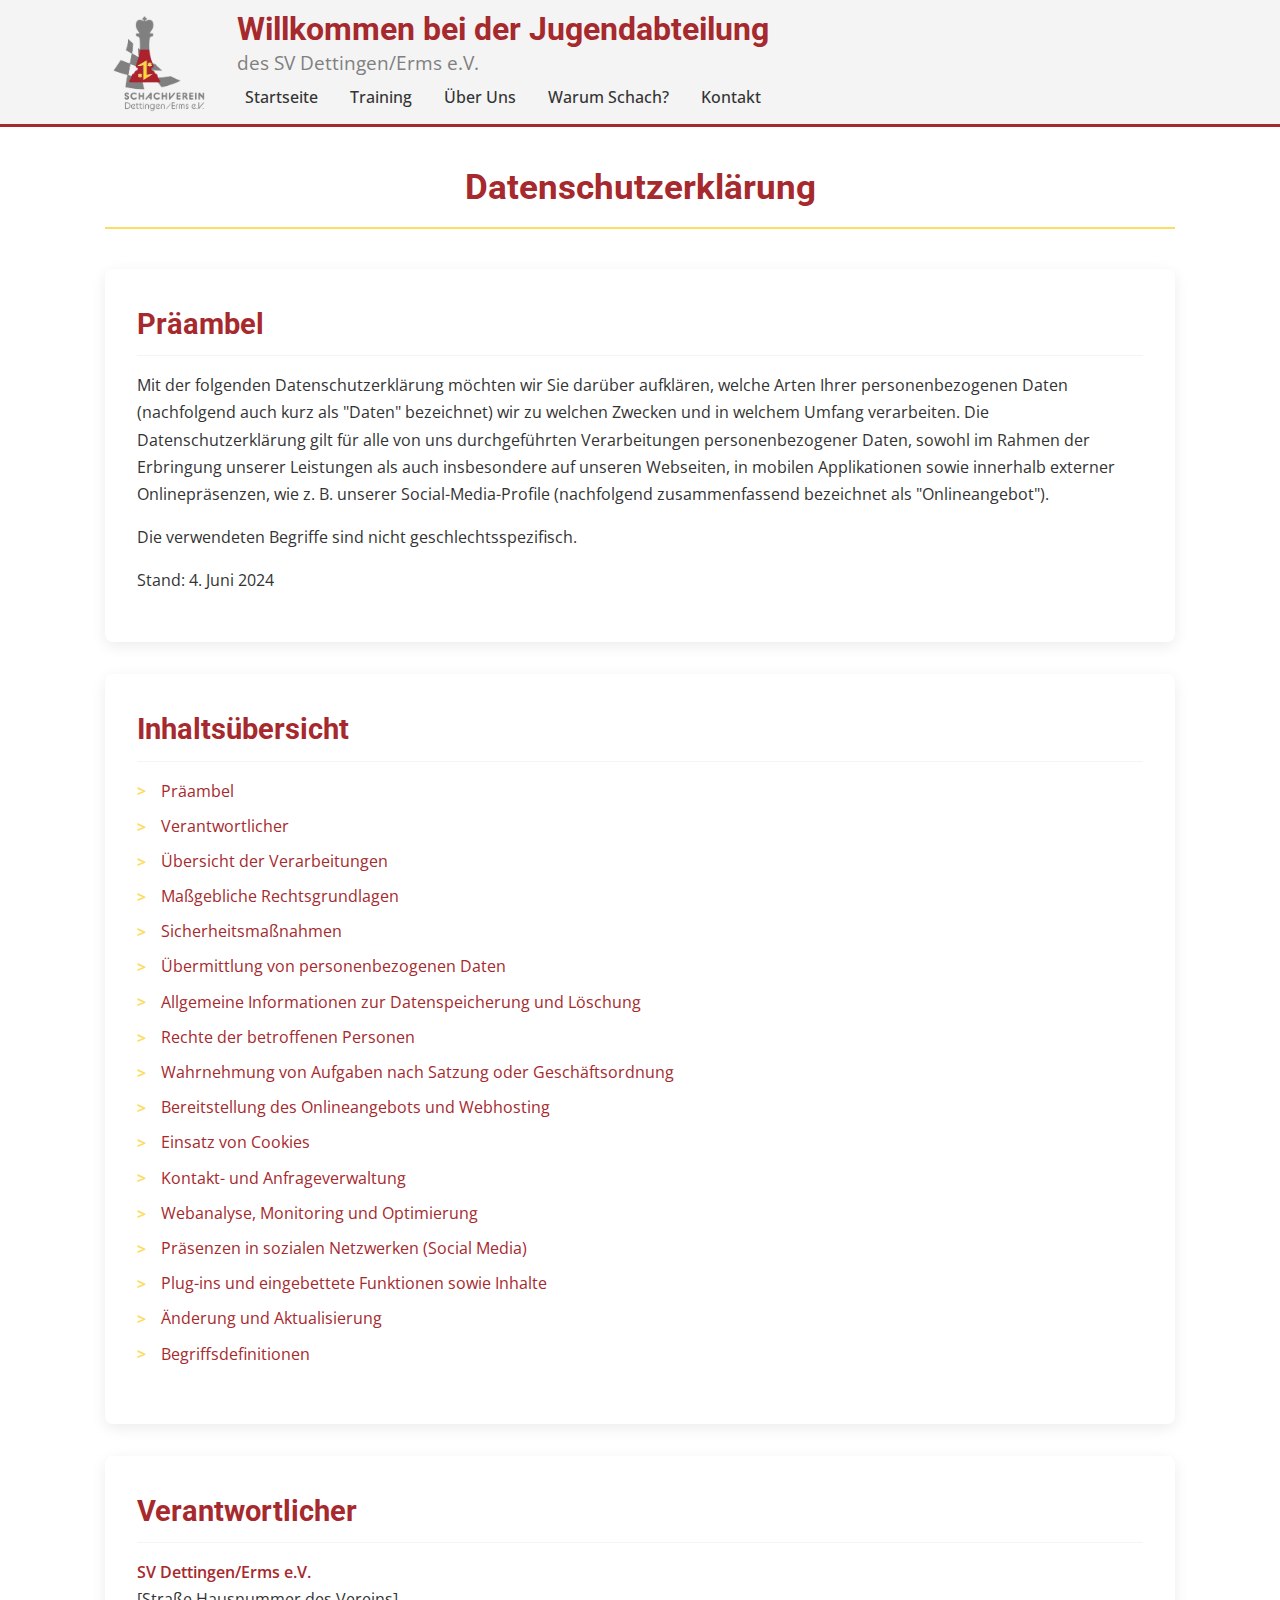
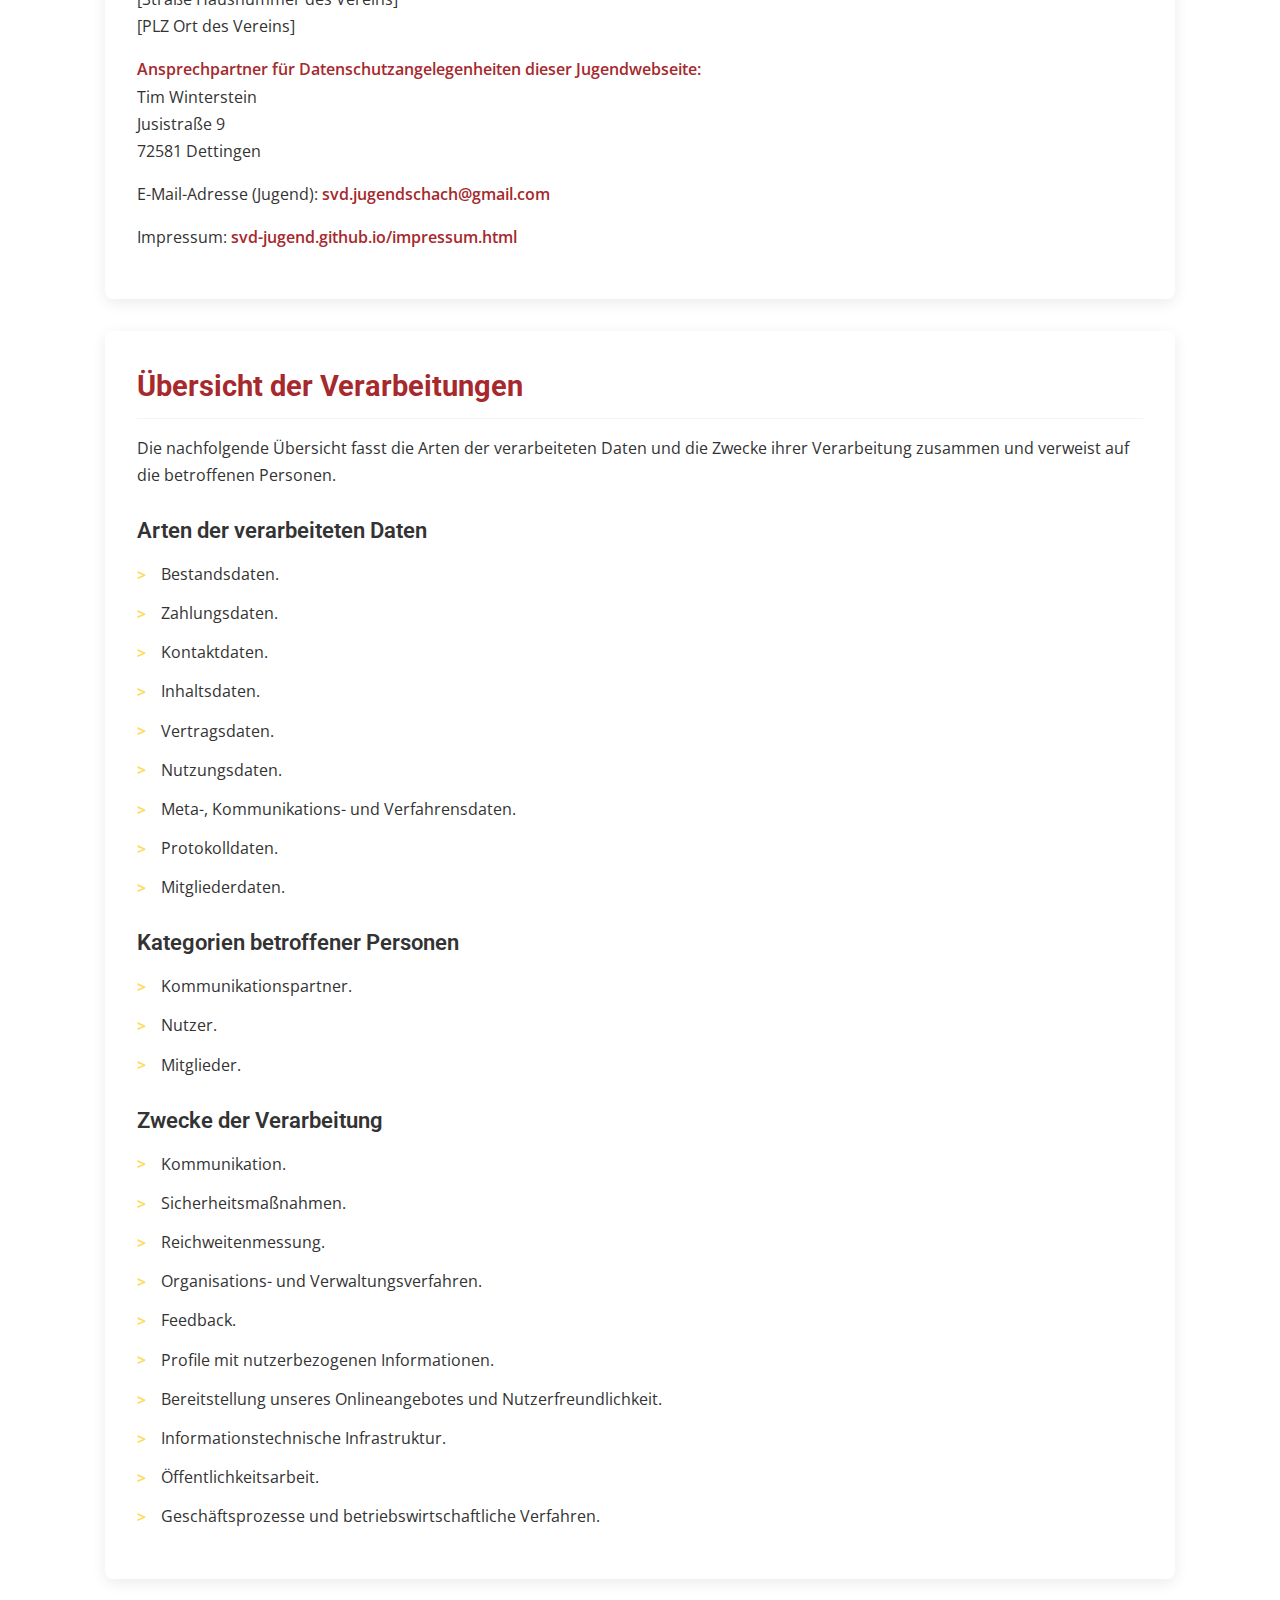
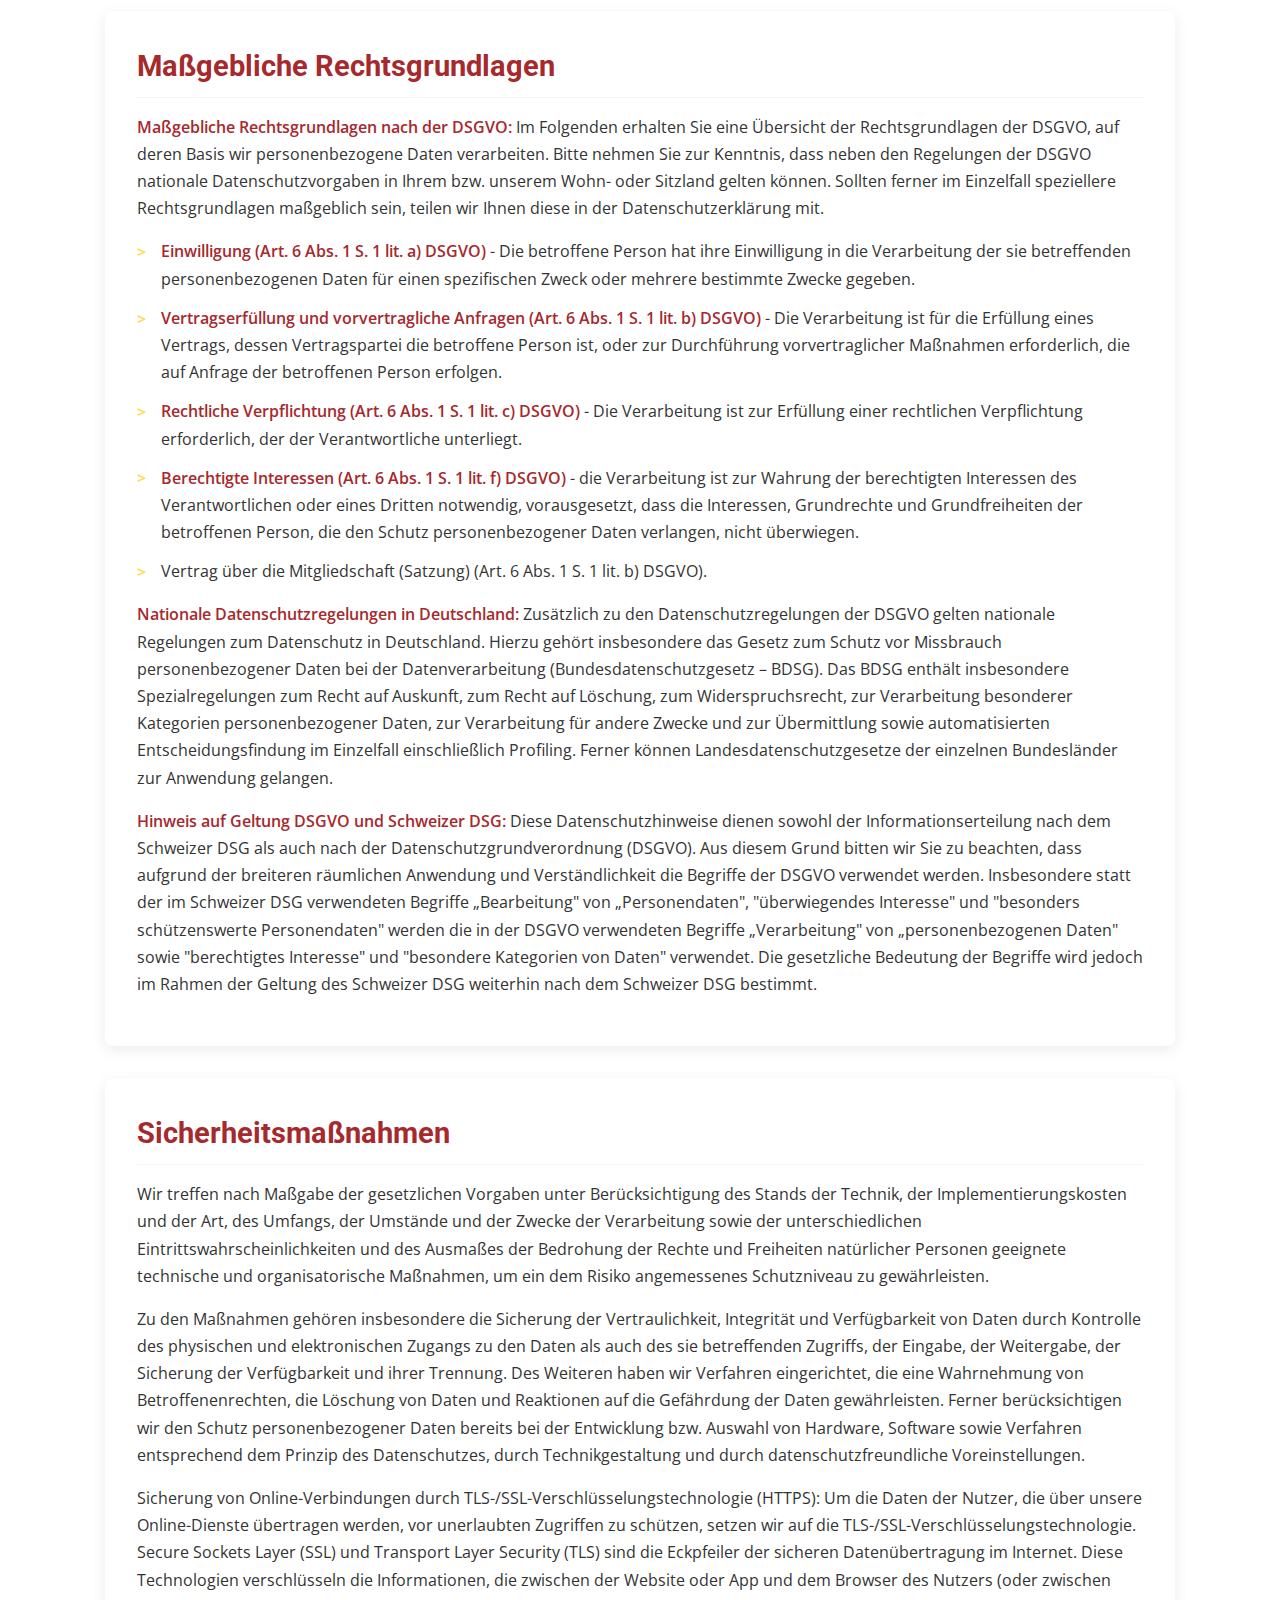
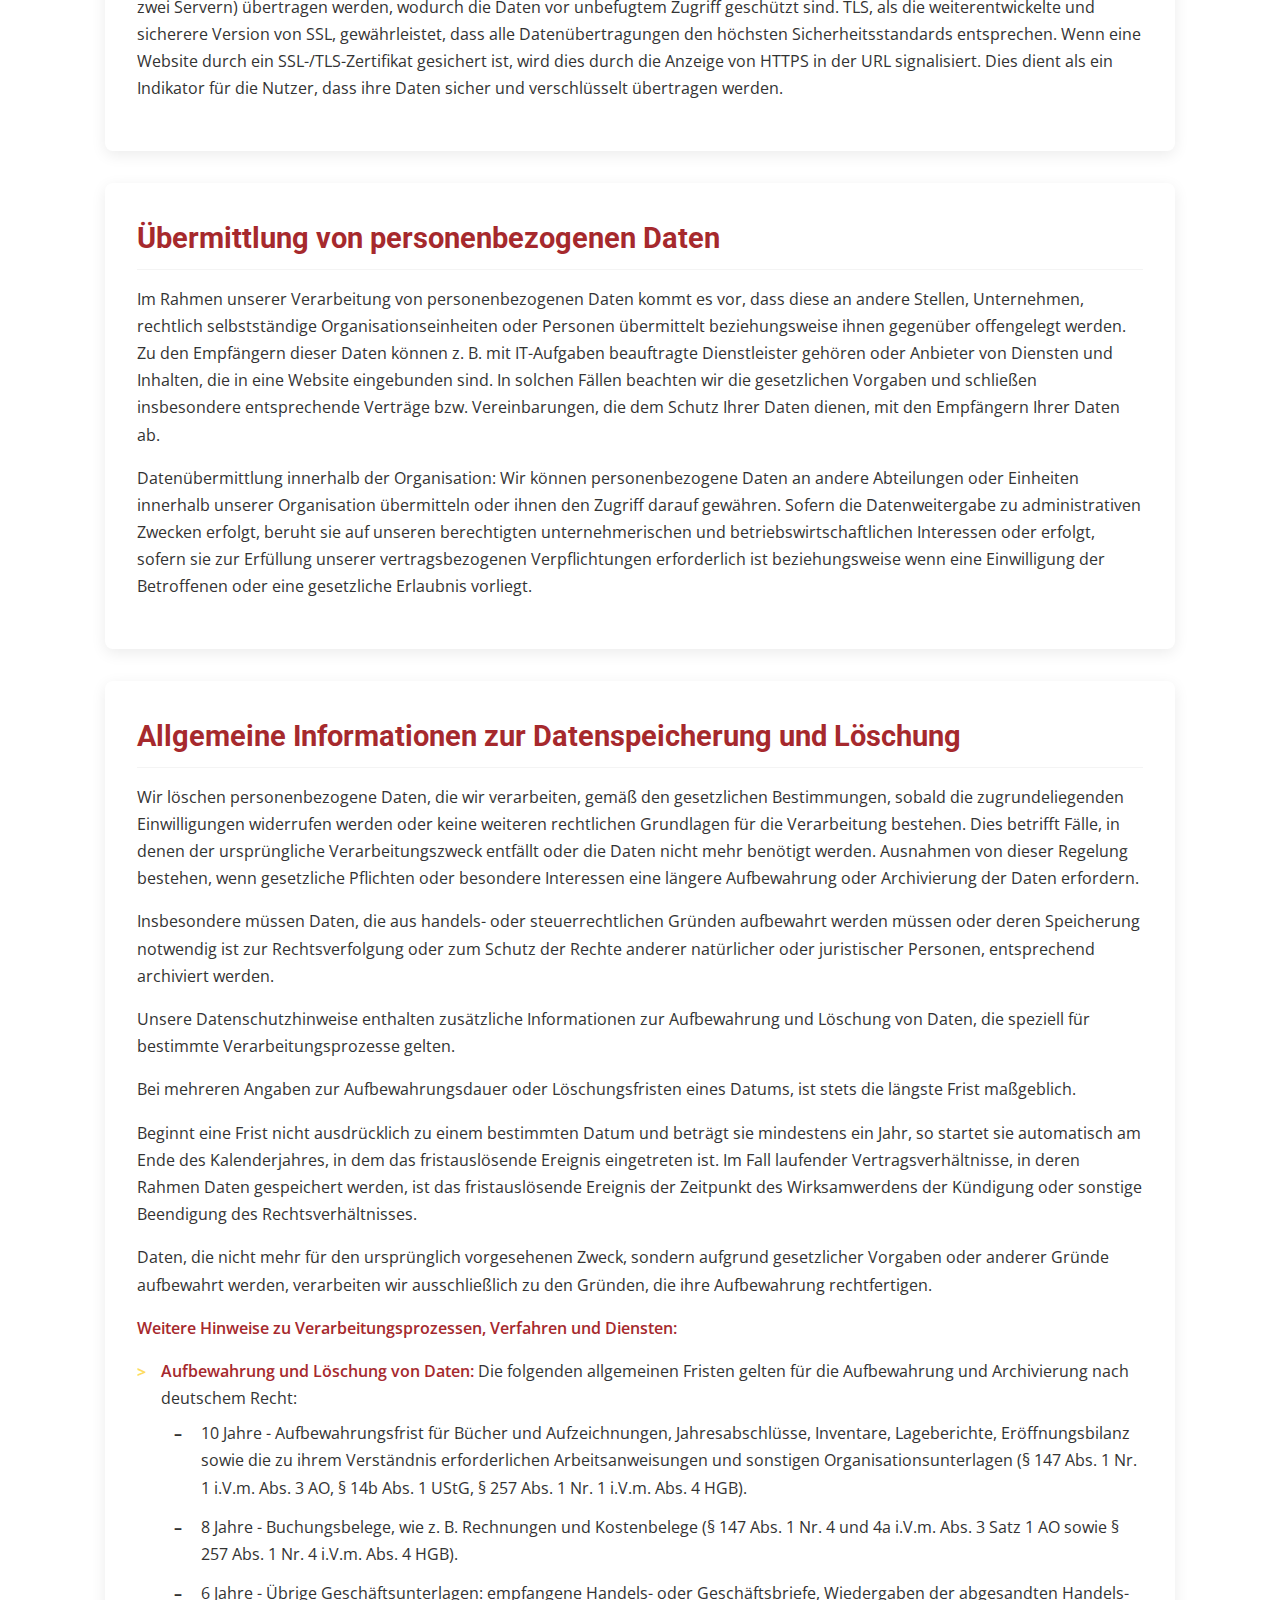
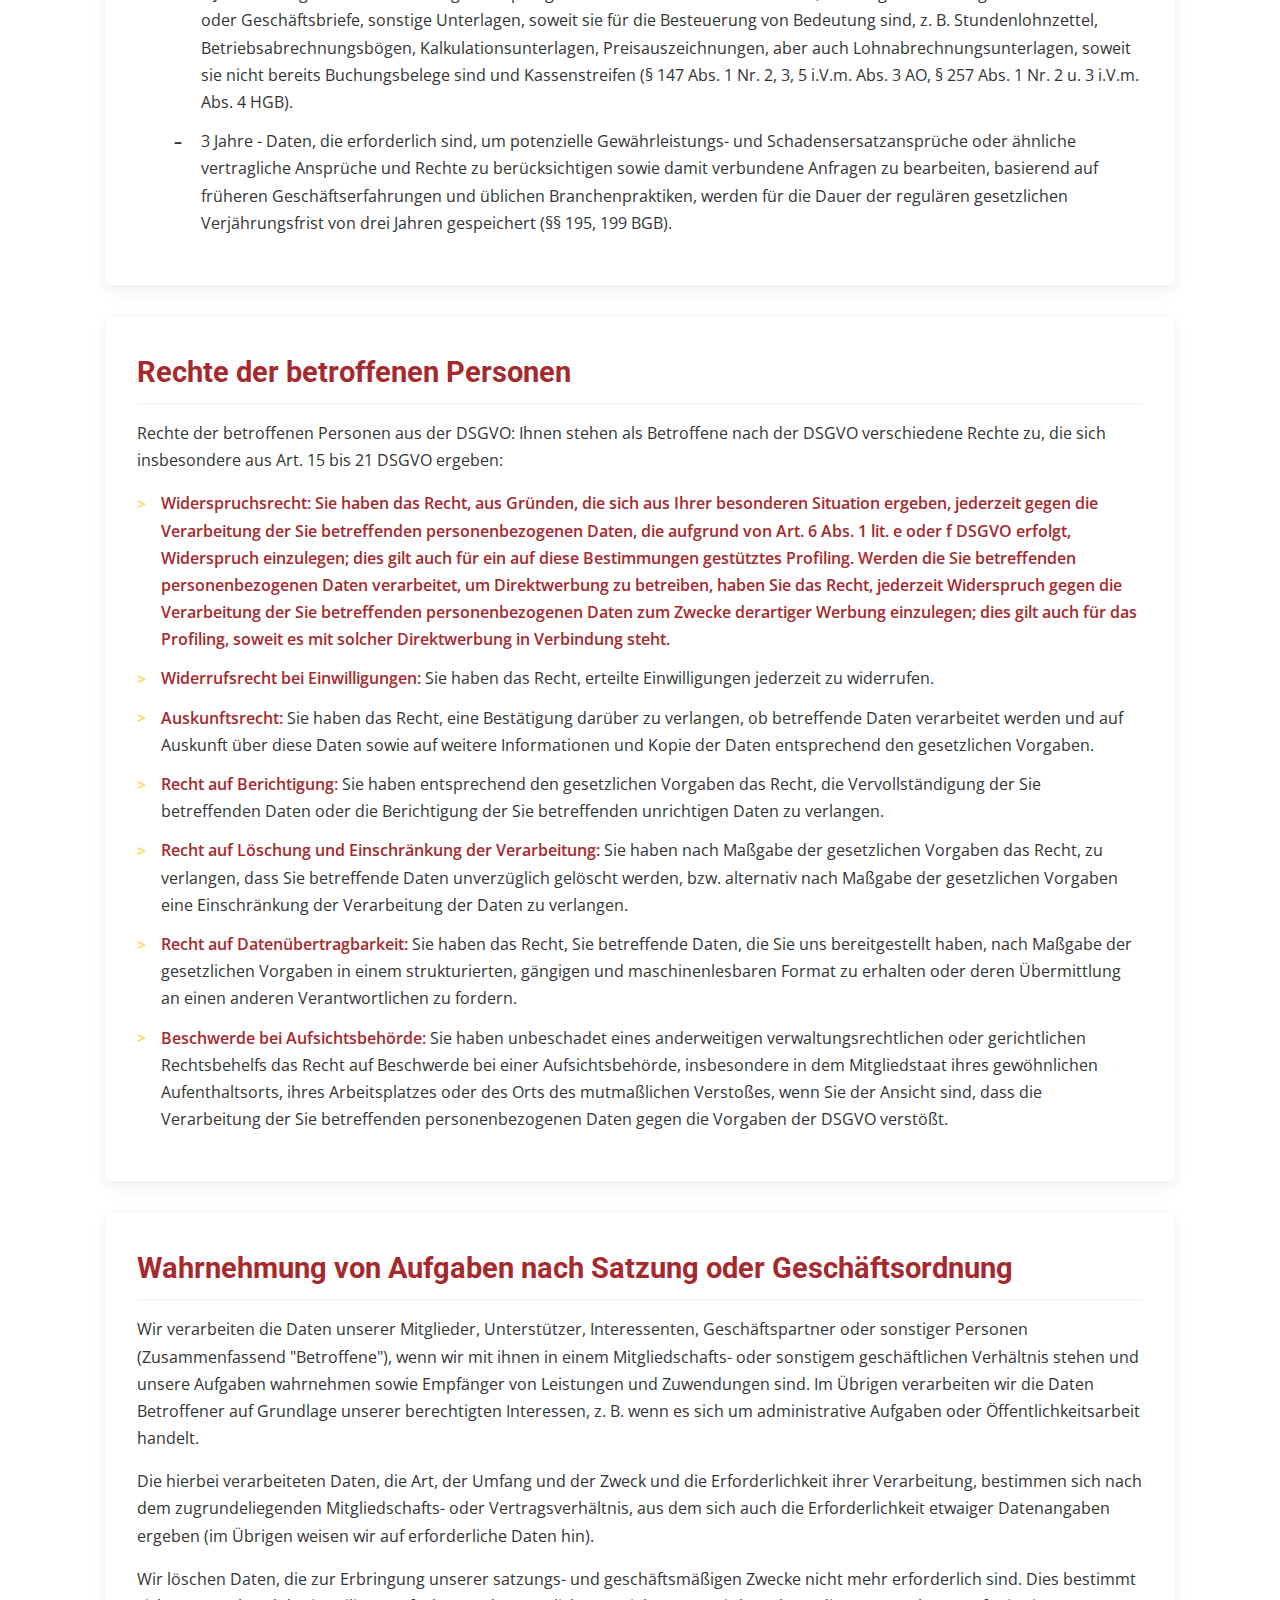
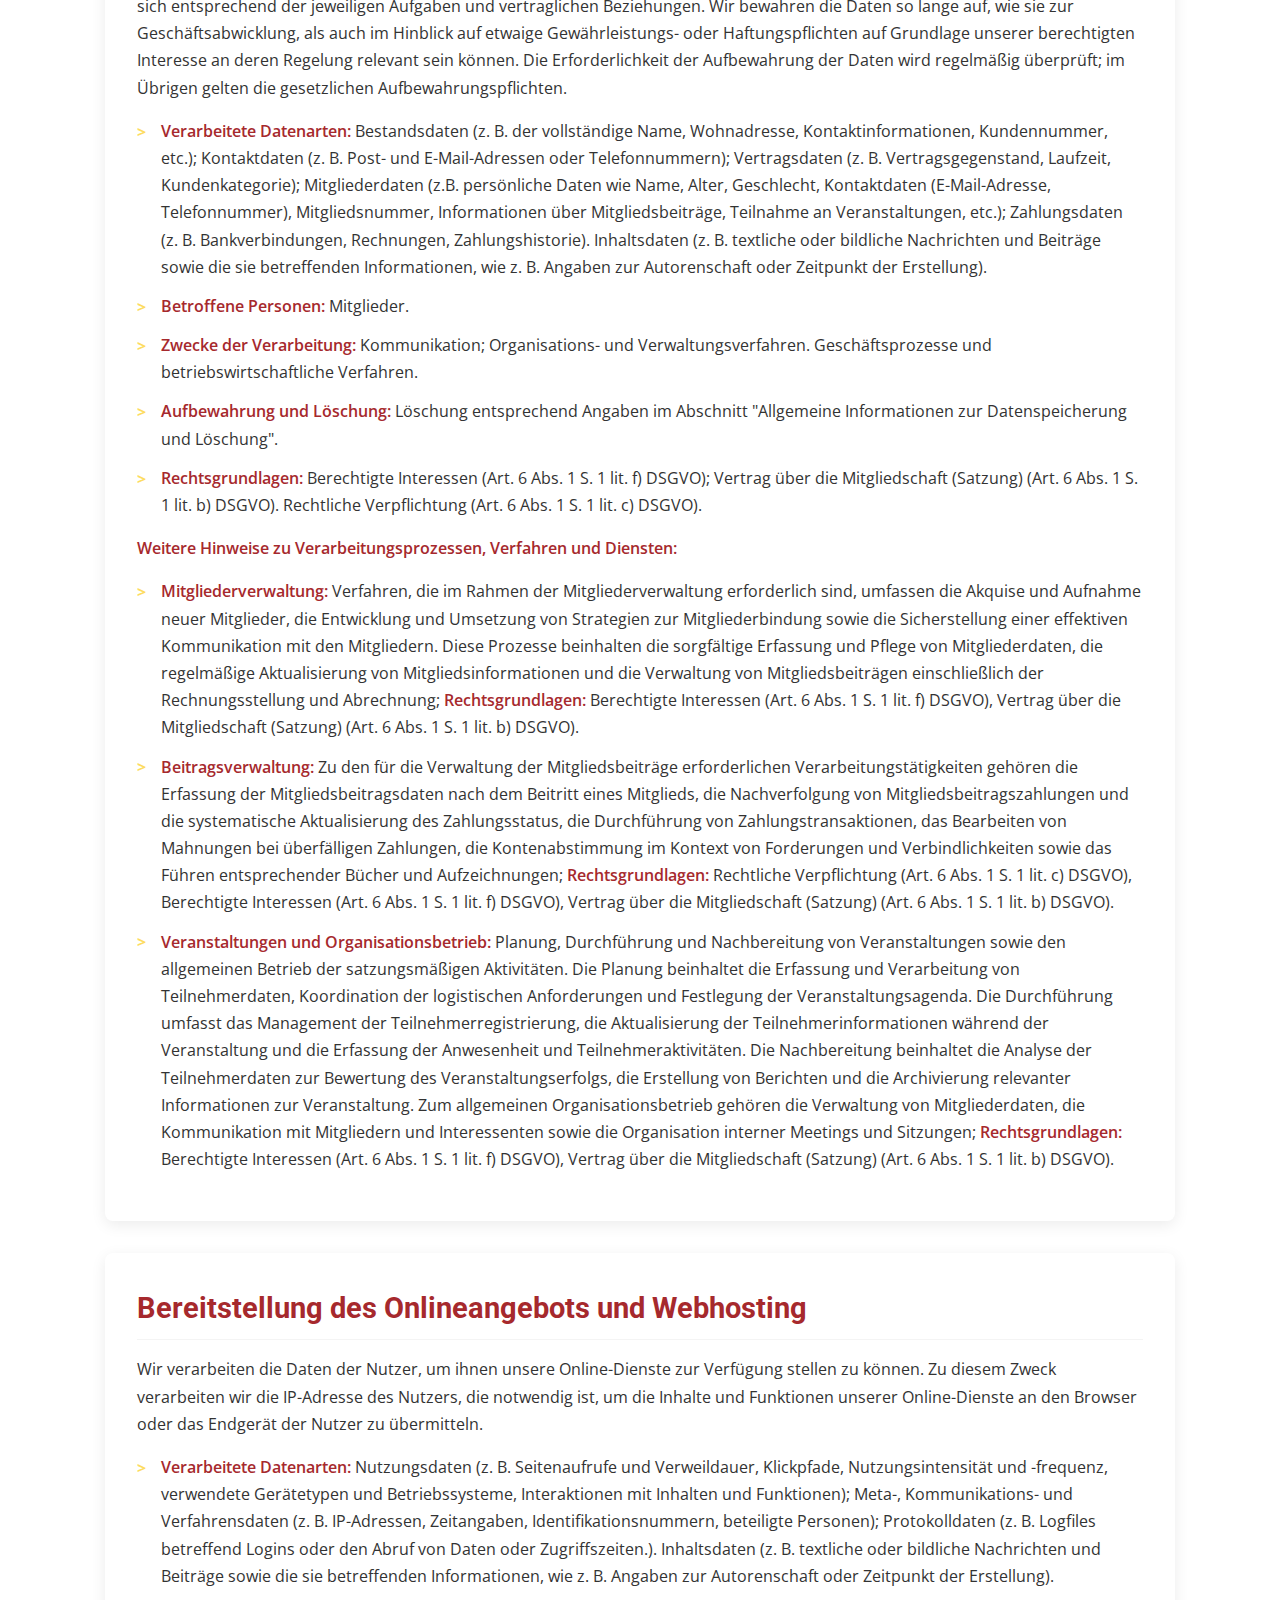
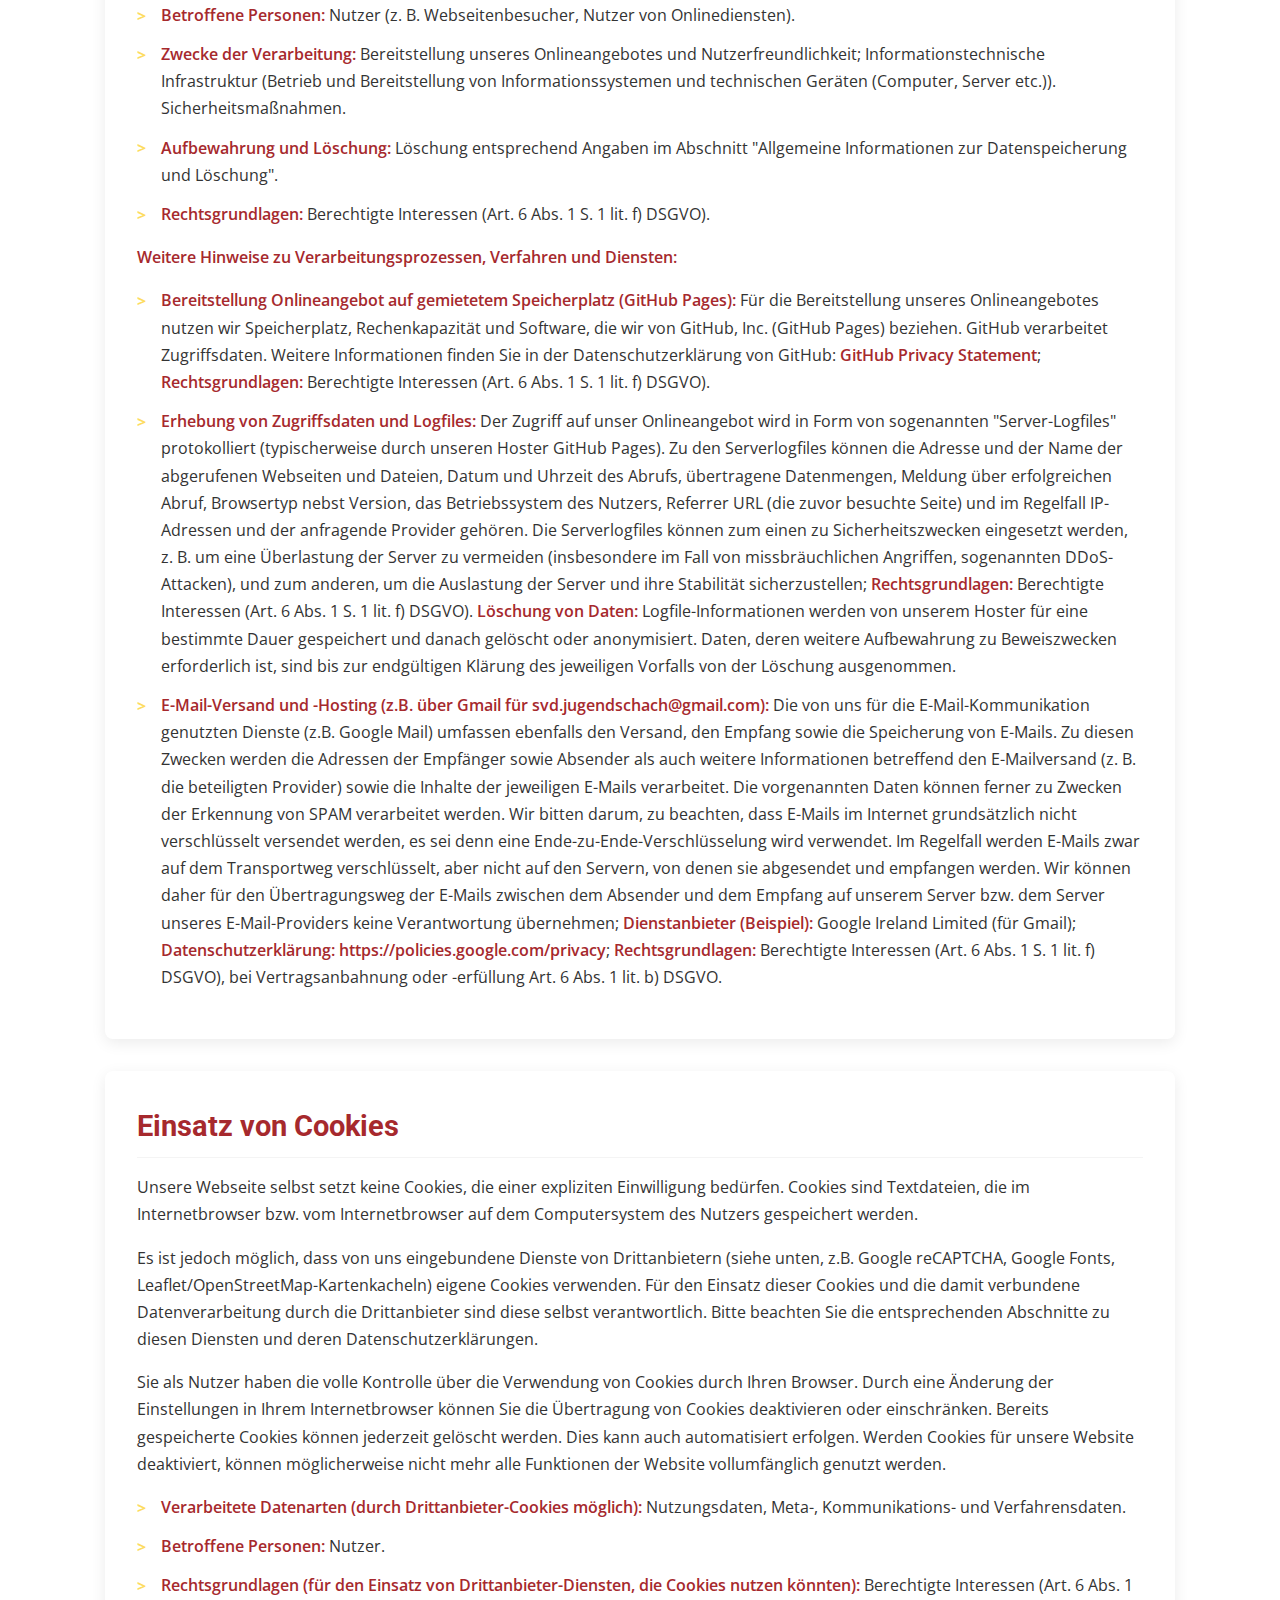
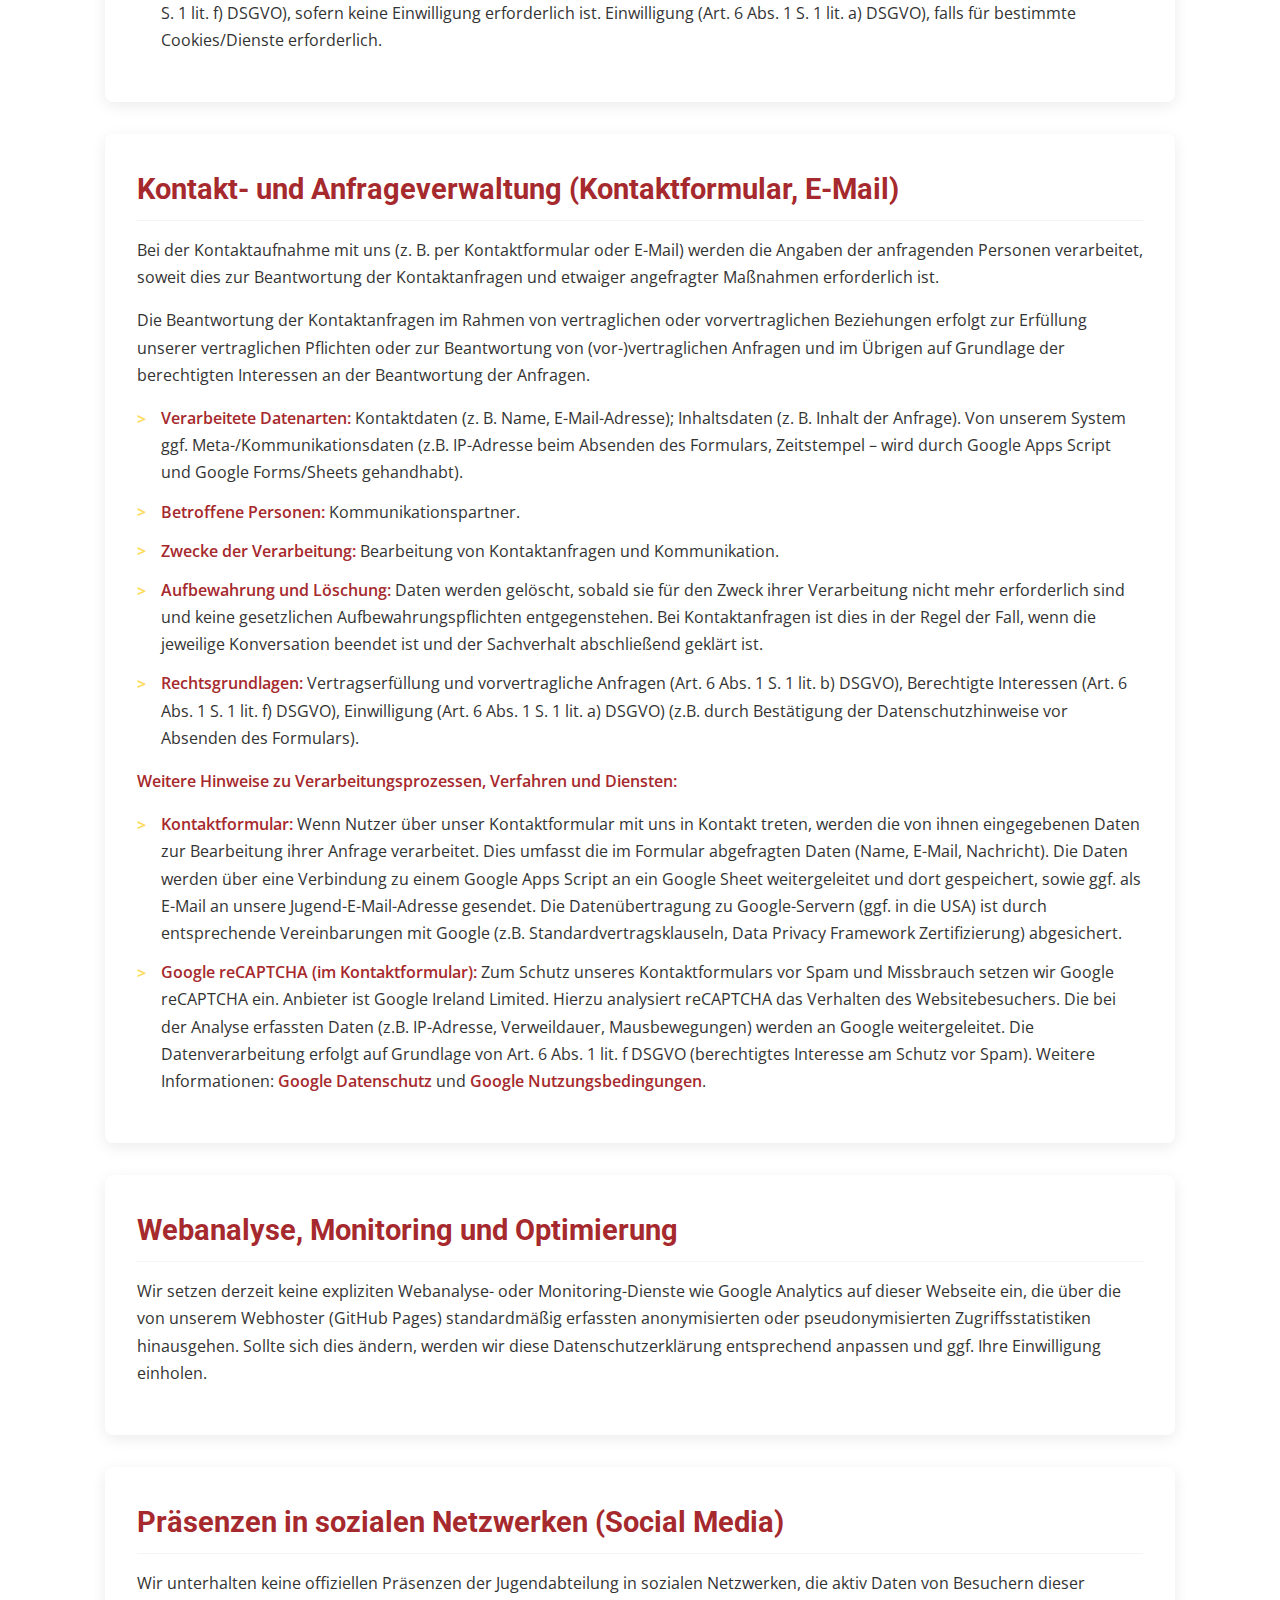
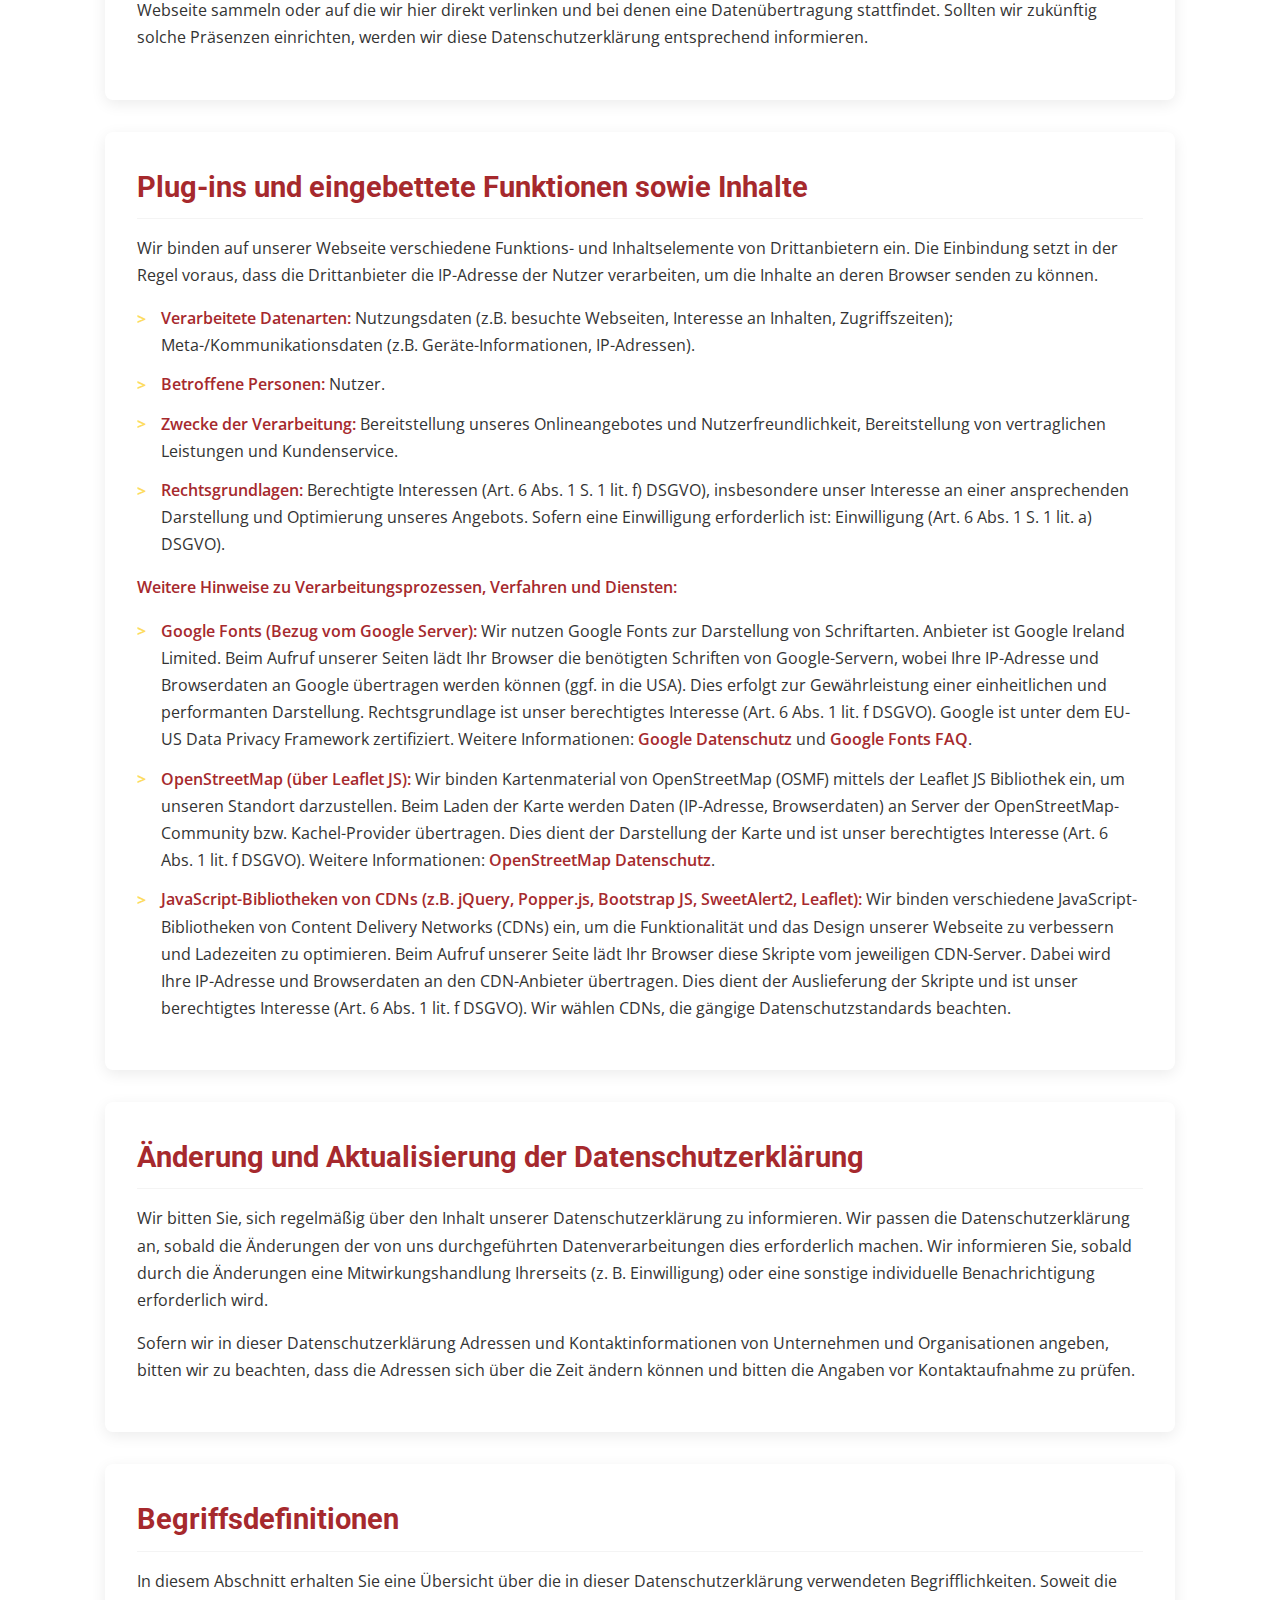
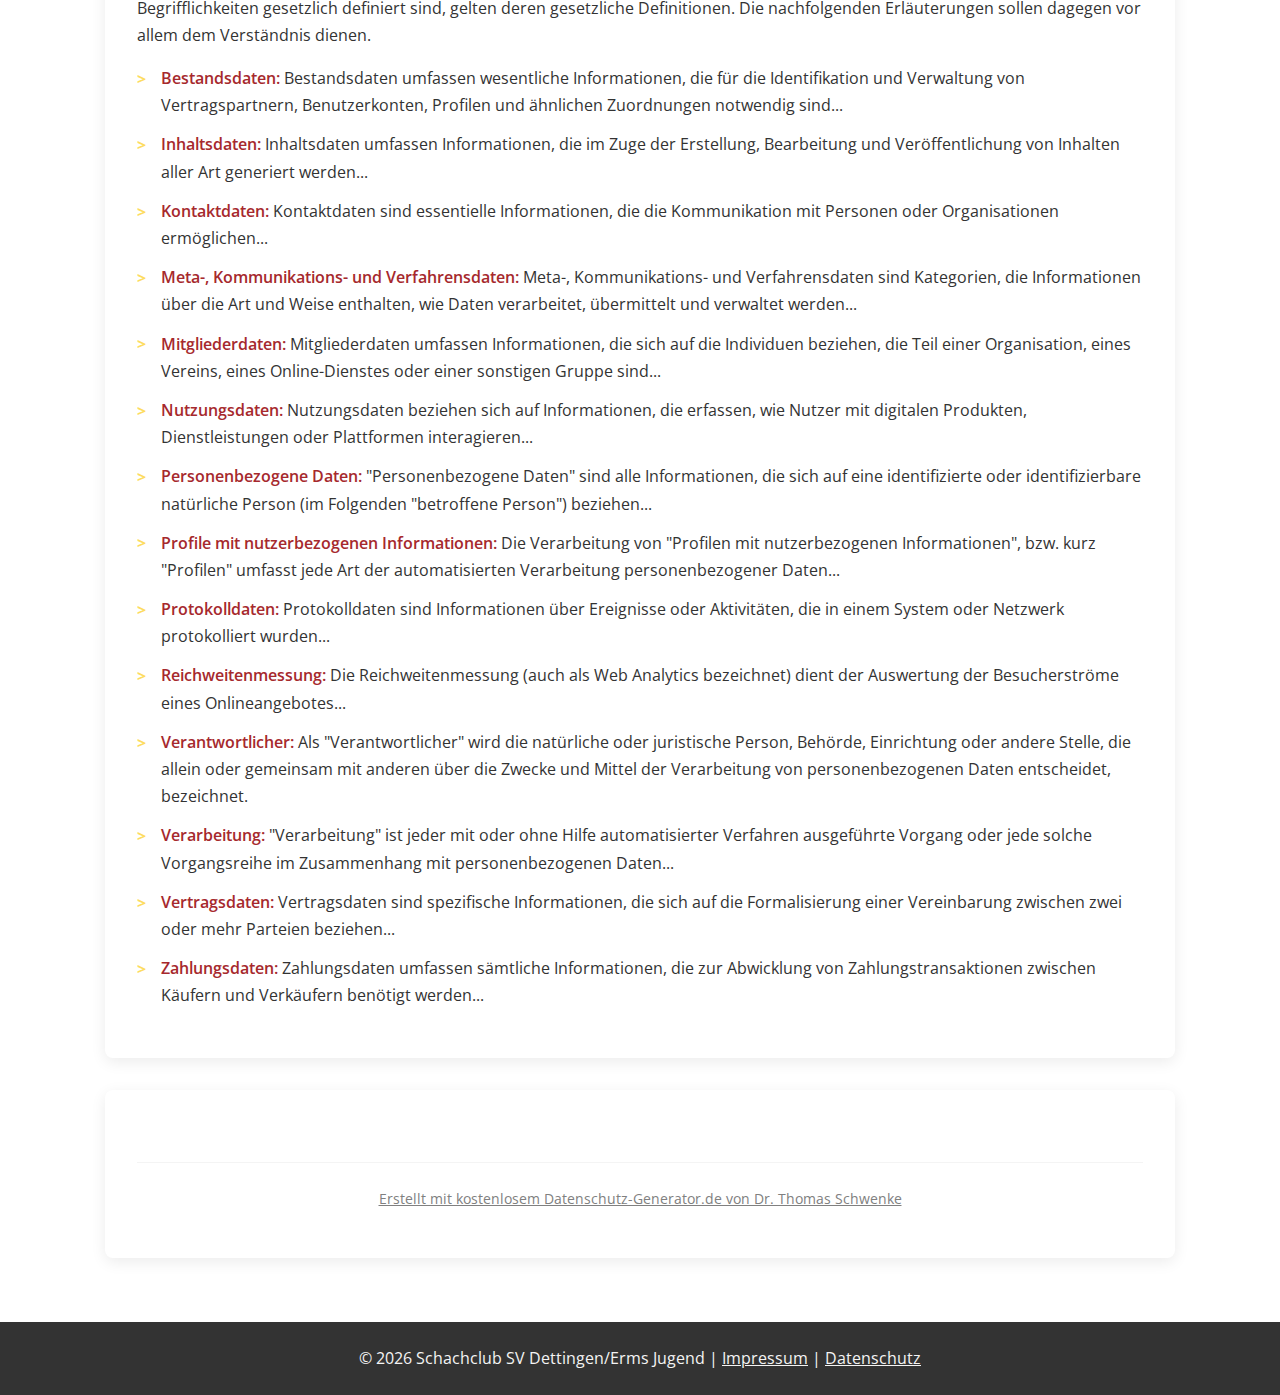
<file: datenschutz.html>
<!DOCTYPE html>
<html lang="de">

<head>
    <meta charset="UTF-8" />
    <meta name="viewport" content="width=device-width, initial-scale=1.0" />
    <title>Datenschutzerklärung - SV Dettingen/Erms Jugend</title>
    <meta name="description"
        content="Datenschutzerklärung der Jugendabteilung des Schachclubs SV Dettingen/Erms e.V." />
    <link rel="stylesheet" href="assets/styles.css" />
    <link rel="preconnect" href="https://fonts.googleapis.com" />
    <link rel="preconnect" href="https://fonts.gstatic.com" crossorigin />
    <link href="https://fonts.googleapis.com/css2?family=Roboto:wght@400;700&family=Open+Sans:wght@400;600&display=swap"
        rel="stylesheet" />
    <link rel="icon" href="favicon.ico" type="image/x-icon">
    <style>
        /* Spezifische Stile für die Datenschutzerklärung, falls globale nicht ausreichen */
        #datenschutz-content ul.index {
            /* Für das Inhaltsverzeichnis */
            list-style: none;
            padding-left: 0;
            margin-bottom: 1.5rem;
        }

        #datenschutz-content ul.index li {
            margin-bottom: 0.5rem;
            padding-left: 1.5em;
            /* Einzug für Schachfigur */
            position: relative;
        }

        #datenschutz-content ul.index li::before {
            content: ">";
            /* Schachfigur auch für Inhaltsverzeichnis */
            color: var(--color-secondary);
            font-weight: bold;
            position: absolute;
            left: 0;
            top: 0.05em;
        }

        #datenschutz-content ul.index a.index-link {
            text-decoration: none;
            /* Keine Unterstreichung standardmäßig */
            font-weight: normal;
            color: var(--color-primary);
        }

        #datenschutz-content ul.index a.index-link:hover {
            text-decoration: underline;
            /* Unterstreichung beim Hovern */
            color: #8c2226;
        }

        /* H3 Überschriften innerhalb der Datenschutzerklärung */
        #datenschutz-content h3 {
            font-family: var(--font-secondary);
            color: var(--color-text);
            font-size: 1.4rem;
            margin-top: 1.5rem;
            margin-bottom: 0.75rem;
            font-weight: 600;
        }

        /* Allgemeine Listen in der Datenschutzerklärung (m-elements, glossary und normale ul) */
        #datenschutz-content ul:not(.index) {
            /* Alle ul außer dem Inhaltsverzeichnis */
            list-style: none;
            padding-left: 0;
        }

        #datenschutz-content ul:not(.index) li {
            margin-bottom: 0.75rem;
            padding-left: 1.5em;
            position: relative;
        }

        #datenschutz-content ul:not(.index) li::before {
            content: ">";
            color: var(--color-secondary);
            font-weight: bold;
            position: absolute;
            left: 0;
            top: 0.05em;
            /* Feinabstimmung der vertikalen Position */
        }

        /* Anpassung für verschachtelte Listen */
        #datenschutz-content ul:not(.index) li ul {
            margin-top: 0.5rem;
            padding-left: 1em;
            /* Weiterer Einzug für die innere Liste */
        }

        #datenschutz-content ul:not(.index) li ul li::before {
            content: "–";
            /* Spiegelstrich für Unterpunkte */
            color: var(--color-text);
            /* Standard Textfarbe für den Spiegelstrich */
            left: -0.2em;
            /* Position anpassen, falls nötig */
            font-weight: bold;
            top: 0;
            /* Ggf. anpassen */
        }

        /* Falls noch tiefere Verschachtelungen existieren, weitere Regeln hinzufügen:
    #datenschutz-content ul:not(.index) li ul li ul li::before { ... }
    */


        #datenschutz-content .seal {
            /* Für den Generator-Link am Ende */
            margin-top: 2.5rem;
            padding-top: 1.5rem;
            border-top: 1px solid var(--color-light-gray);
            font-size: 0.85rem;
            text-align: center;
            color: var(--color-accent);
        }

        #datenschutz-content .seal a {
            color: var(--color-accent);
            text-decoration: underline;
            font-weight: normal;
        }

        #datenschutz-content .seal a:hover {
            color: var(--color-primary);
        }
    </style>
</head>

<body>
    <header class="site-header-custom">
        <div class="container header-custom-content">
            <div class="logo-container-custom">
                <img src="assets/logo.png" alt="Schachclub Dettingen/Erms Logo" class="logo-custom" />
            </div>
            <div class="header-main-content-custom">
                <div class="welcome-text-block-custom">
                    <h1>Willkommen bei der Jugendabteilung</h1>
                    <p class="subtitle-custom">des SV Dettingen/Erms e.V.</p>
                </div>
                <nav class="navigation-custom">
                    <ul>
                        <li><a href="index.html">Startseite</a></li>
                        <li><a href="training.html">Training</a></li>
                        <li><a href="ueber_uns.html">Über Uns</a></li>
                        <li><a href="warumschach.html">Warum Schach?</a></li>
                        <li><a href="kontakt.html">Kontakt</a></li>
                        <!-- Hier könnte der aktive Link zur Datenschutzerklärung stehen, wenn dies die aktuelle Seite ist -->
                        <!-- <li><a href="impressum.html">Impressum</a></li> -->
                    </ul>
                </nav>
            </div>
        </div>
    </header>

    <main>
        <div class="container">
            <h1>Datenschutzerklärung</h1>

            <div id="datenschutz-content">

                <section>
                    <h2 id="m716">Präambel</h2>
                    <p>Mit der folgenden Datenschutzerklärung möchten wir Sie darüber aufklären, welche Arten Ihrer
                        personenbezogenen Daten
                        (nachfolgend auch kurz als "Daten" bezeichnet) wir zu welchen Zwecken und in welchem Umfang
                        verarbeiten. Die
                        Datenschutzerklärung gilt für alle von uns durchgeführten Verarbeitungen personenbezogener
                        Daten, sowohl im
                        Rahmen der
                        Erbringung unserer Leistungen als auch insbesondere auf unseren Webseiten, in mobilen
                        Applikationen sowie
                        innerhalb
                        externer Onlinepräsenzen, wie z. B. unserer Social-Media-Profile (nachfolgend zusammenfassend
                        bezeichnet als
                        "Onlineangebot").</p>
                    <p>Die verwendeten Begriffe sind nicht geschlechtsspezifisch.</p>
                    <p>Stand: 4. Juni 2024</p> <!-- DATUM ANPASSEN -->
                </section>

                <section>
                    <h2>Inhaltsübersicht</h2>
                    <ul class="index">
                        <li><a class="index-link" href="#m716">Präambel</a></li>
                        <li><a class="index-link" href="#m3">Verantwortlicher</a></li>
                        <li><a class="index-link" href="#mOverview">Übersicht der Verarbeitungen</a></li>
                        <li><a class="index-link" href="#m2427">Maßgebliche Rechtsgrundlagen</a></li>
                        <li><a class="index-link" href="#m27">Sicherheitsmaßnahmen</a></li>
                        <li><a class="index-link" href="#m25">Übermittlung von personenbezogenen Daten</a></li>
                        <li><a class="index-link" href="#m12">Allgemeine Informationen zur Datenspeicherung und
                                Löschung</a></li>
                        <li><a class="index-link" href="#m10">Rechte der betroffenen Personen</a></li>
                        <li><a class="index-link" href="#m354">Wahrnehmung von Aufgaben nach Satzung oder
                                Geschäftsordnung</a></li>
                        <li><a class="index-link" href="#m225">Bereitstellung des Onlineangebots und Webhosting</a></li>
                        <li><a class="index-link" href="#m134">Einsatz von Cookies</a></li>
                        <li><a class="index-link" href="#m182">Kontakt- und Anfrageverwaltung</a></li>
                        <li><a class="index-link" href="#m263">Webanalyse, Monitoring und Optimierung</a></li>
                        <li><a class="index-link" href="#m136">Präsenzen in sozialen Netzwerken (Social Media)</a></li>
                        <li><a class="index-link" href="#m328">Plug-ins und eingebettete Funktionen sowie Inhalte</a>
                        </li>
                        <li><a class="index-link" href="#m15">Änderung und Aktualisierung</a></li>
                        <li><a class="index-link" href="#m42">Begriffsdefinitionen</a></li>
                    </ul>
                </section>

                <section>
                    <h2 id="m3">Verantwortlicher</h2>
                    <p><strong>SV Dettingen/Erms e.V.</strong><br />
                        [Straße Hausnummer des Vereins]<br />
                        [PLZ Ort des Vereins]<br />
                        <!-- Vertretungsberechtigte Personen: Vorstand (siehe Impressum für Details) -->
                    </p>
                    <p><strong>Ansprechpartner für Datenschutzangelegenheiten dieser Jugendwebseite:</strong><br>
                        Tim Winterstein<br>
                        Jusistraße 9<br>
                        <!-- BITTE PRÜFEN, ob dies die offizielle Kontaktanschrift sein soll oder c/o Verein -->
                        72581 Dettingen</p>
                    <p>E-Mail-Adresse (Jugend): <a
                            href="mailto:svd.jugendschach@gmail.com">svd.jugendschach@gmail.com</a></p>
                    <p>Impressum: <a href="impressum.html">svd-jugend.github.io/impressum.html</a></p>
                </section>

                <section>
                    <h2 id="mOverview">Übersicht der Verarbeitungen</h2>
                    <p>Die nachfolgende Übersicht fasst die Arten der verarbeiteten Daten und die Zwecke ihrer
                        Verarbeitung
                        zusammen und
                        verweist auf die betroffenen Personen.</p>
                    <h3>Arten der verarbeiteten Daten</h3>
                    <ul>
                        <li>Bestandsdaten.</li>
                        <li>Zahlungsdaten.</li>
                        <li>Kontaktdaten.</li>
                        <li>Inhaltsdaten.</li>
                        <li>Vertragsdaten.</li>
                        <li>Nutzungsdaten.</li>
                        <li>Meta-, Kommunikations- und Verfahrensdaten.</li>
                        <li>Protokolldaten.</li>
                        <li>Mitgliederdaten.</li>
                    </ul>
                    <h3>Kategorien betroffener Personen</h3>
                    <ul>
                        <li>Kommunikationspartner.</li>
                        <li>Nutzer.</li>
                        <li>Mitglieder.</li>
                    </ul>
                    <h3>Zwecke der Verarbeitung</h3>
                    <ul>
                        <li>Kommunikation.</li>
                        <li>Sicherheitsmaßnahmen.</li>
                        <li>Reichweitenmessung.</li>
                        <li>Organisations- und Verwaltungsverfahren.</li>
                        <li>Feedback.</li>
                        <li>Profile mit nutzerbezogenen Informationen.</li>
                        <li>Bereitstellung unseres Onlineangebotes und Nutzerfreundlichkeit.</li>
                        <li>Informationstechnische Infrastruktur.</li>
                        <li>Öffentlichkeitsarbeit.</li>
                        <li>Geschäftsprozesse und betriebswirtschaftliche Verfahren.</li>
                    </ul>
                </section>

                <section>
                    <h2 id="m2427">Maßgebliche Rechtsgrundlagen</h2>
                    <p><strong>Maßgebliche Rechtsgrundlagen nach der DSGVO: </strong>Im Folgenden erhalten Sie eine
                        Übersicht der
                        Rechtsgrundlagen der DSGVO, auf deren Basis wir personenbezogene Daten verarbeiten. Bitte nehmen
                        Sie zur
                        Kenntnis,
                        dass neben den Regelungen der DSGVO nationale Datenschutzvorgaben in Ihrem bzw. unserem Wohn-
                        oder Sitzland
                        gelten
                        können. Sollten ferner im Einzelfall speziellere Rechtsgrundlagen maßgeblich sein, teilen wir
                        Ihnen diese in
                        der
                        Datenschutzerklärung mit.</p>
                    <ul>
                        <li><strong>Einwilligung (Art. 6 Abs. 1 S. 1 lit. a) DSGVO)</strong> - Die betroffene Person hat
                            ihre
                            Einwilligung in
                            die Verarbeitung der sie betreffenden personenbezogenen Daten für einen spezifischen Zweck
                            oder mehrere
                            bestimmte
                            Zwecke gegeben.</li>
                        <li><strong>Vertragserfüllung und vorvertragliche Anfragen (Art. 6 Abs. 1 S. 1 lit. b)
                                DSGVO)</strong> - Die
                            Verarbeitung ist für die Erfüllung eines Vertrags, dessen Vertragspartei die betroffene
                            Person ist, oder
                            zur
                            Durchführung vorvertraglicher Maßnahmen erforderlich, die auf Anfrage der betroffenen Person
                            erfolgen.
                        </li>
                        <li><strong>Rechtliche Verpflichtung (Art. 6 Abs. 1 S. 1 lit. c) DSGVO)</strong> - Die
                            Verarbeitung ist zur
                            Erfüllung
                            einer rechtlichen Verpflichtung erforderlich, der der Verantwortliche unterliegt.</li>
                        <li><strong>Berechtigte Interessen (Art. 6 Abs. 1 S. 1 lit. f) DSGVO)</strong> - die
                            Verarbeitung ist zur
                            Wahrung der
                            berechtigten Interessen des Verantwortlichen oder eines Dritten notwendig, vorausgesetzt,
                            dass die
                            Interessen,
                            Grundrechte und Grundfreiheiten der betroffenen Person, die den Schutz personenbezogener
                            Daten verlangen,
                            nicht
                            überwiegen.</li>
                        <li>Vertrag über die Mitgliedschaft (Satzung) (Art. 6 Abs. 1 S. 1 lit. b) DSGVO).</li>
                    </ul>
                    <p><strong>Nationale Datenschutzregelungen in Deutschland: </strong>Zusätzlich zu den
                        Datenschutzregelungen
                        der DSGVO
                        gelten nationale Regelungen zum Datenschutz in Deutschland. Hierzu gehört insbesondere das
                        Gesetz zum Schutz
                        vor
                        Missbrauch personenbezogener Daten bei der Datenverarbeitung (Bundesdatenschutzgesetz – BDSG).
                        Das BDSG
                        enthält
                        insbesondere Spezialregelungen zum Recht auf Auskunft, zum Recht auf Löschung, zum
                        Widerspruchsrecht, zur
                        Verarbeitung
                        besonderer Kategorien personenbezogener Daten, zur Verarbeitung für andere Zwecke und zur
                        Übermittlung sowie
                        automatisierten Entscheidungsfindung im Einzelfall einschließlich Profiling. Ferner können
                        Landesdatenschutzgesetze
                        der einzelnen Bundesländer zur Anwendung gelangen.</p>
                    <p><strong>Hinweis auf Geltung DSGVO und Schweizer DSG: </strong>Diese Datenschutzhinweise dienen
                        sowohl der
                        Informationserteilung nach dem Schweizer DSG als auch nach der Datenschutzgrundverordnung
                        (DSGVO). Aus
                        diesem Grund
                        bitten wir Sie zu beachten, dass aufgrund der breiteren räumlichen Anwendung und
                        Verständlichkeit die
                        Begriffe der
                        DSGVO verwendet werden. Insbesondere statt der im Schweizer DSG verwendeten Begriffe
                        „Bearbeitung" von
                        „Personendaten", "überwiegendes Interesse" und "besonders schützenswerte Personendaten" werden
                        die in der
                        DSGVO
                        verwendeten Begriffe „Verarbeitung" von „personenbezogenen Daten" sowie "berechtigtes Interesse"
                        und
                        "besondere
                        Kategorien von Daten" verwendet. Die gesetzliche Bedeutung der Begriffe wird jedoch im Rahmen
                        der Geltung
                        des
                        Schweizer DSG weiterhin nach dem Schweizer DSG bestimmt.</p>
                </section>

                <section>
                    <h2 id="m27">Sicherheitsmaßnahmen</h2>
                    <p>Wir treffen nach Maßgabe der gesetzlichen Vorgaben unter Berücksichtigung des Stands der Technik,
                        der
                        Implementierungskosten und der Art, des Umfangs, der Umstände und der Zwecke der Verarbeitung
                        sowie der
                        unterschiedlichen Eintrittswahrscheinlichkeiten und des Ausmaßes der Bedrohung der Rechte und
                        Freiheiten
                        natürlicher
                        Personen geeignete technische und organisatorische Maßnahmen, um ein dem Risiko angemessenes
                        Schutzniveau zu
                        gewährleisten.</p>
                    <p>Zu den Maßnahmen gehören insbesondere die Sicherung der Vertraulichkeit, Integrität und
                        Verfügbarkeit von
                        Daten durch
                        Kontrolle des physischen und elektronischen Zugangs zu den Daten als auch des sie betreffenden
                        Zugriffs, der
                        Eingabe,
                        der Weitergabe, der Sicherung der Verfügbarkeit und ihrer Trennung. Des Weiteren haben wir
                        Verfahren
                        eingerichtet, die
                        eine Wahrnehmung von Betroffenenrechten, die Löschung von Daten und Reaktionen auf die
                        Gefährdung der Daten
                        gewährleisten. Ferner berücksichtigen wir den Schutz personenbezogener Daten bereits bei der
                        Entwicklung
                        bzw. Auswahl
                        von Hardware, Software sowie Verfahren entsprechend dem Prinzip des Datenschutzes, durch
                        Technikgestaltung
                        und durch
                        datenschutzfreundliche Voreinstellungen.</p>
                    <p>Sicherung von Online-Verbindungen durch TLS-/SSL-Verschlüsselungstechnologie (HTTPS): Um die
                        Daten der
                        Nutzer, die
                        über unsere Online-Dienste übertragen werden, vor unerlaubten Zugriffen zu schützen, setzen wir
                        auf die
                        TLS-/SSL-Verschlüsselungstechnologie. Secure Sockets Layer (SSL) und Transport Layer Security
                        (TLS) sind die
                        Eckpfeiler der sicheren Datenübertragung im Internet. Diese Technologien verschlüsseln die
                        Informationen,
                        die zwischen
                        der Website oder App und dem Browser des Nutzers (oder zwischen zwei Servern) übertragen werden,
                        wodurch die
                        Daten vor
                        unbefugtem Zugriff geschützt sind. TLS, als die weiterentwickelte und sicherere Version von SSL,
                        gewährleistet, dass
                        alle Datenübertragungen den höchsten Sicherheitsstandards entsprechen. Wenn eine Website durch
                        ein
                        SSL-/TLS-Zertifikat
                        gesichert ist, wird dies durch die Anzeige von HTTPS in der URL signalisiert. Dies dient als ein
                        Indikator
                        für die
                        Nutzer, dass ihre Daten sicher und verschlüsselt übertragen werden.</p>
                </section>

                <section>
                    <h2 id="m25">Übermittlung von personenbezogenen Daten</h2>
                    <p>Im Rahmen unserer Verarbeitung von personenbezogenen Daten kommt es vor, dass diese an andere
                        Stellen,
                        Unternehmen,
                        rechtlich selbstständige Organisationseinheiten oder Personen übermittelt beziehungsweise ihnen
                        gegenüber
                        offengelegt
                        werden. Zu den Empfängern dieser Daten können z. B. mit IT-Aufgaben beauftragte Dienstleister
                        gehören oder
                        Anbieter
                        von Diensten und Inhalten, die in eine Website eingebunden sind. In solchen Fällen beachten wir
                        die
                        gesetzlichen
                        Vorgaben und schließen insbesondere entsprechende Verträge bzw. Vereinbarungen, die dem Schutz
                        Ihrer Daten
                        dienen, mit
                        den Empfängern Ihrer Daten ab.</p>
                    <p>Datenübermittlung innerhalb der Organisation: Wir können personenbezogene Daten an andere
                        Abteilungen oder
                        Einheiten
                        innerhalb unserer Organisation übermitteln oder ihnen den Zugriff darauf gewähren. Sofern die
                        Datenweitergabe zu
                        administrativen Zwecken erfolgt, beruht sie auf unseren berechtigten unternehmerischen und
                        betriebswirtschaftlichen
                        Interessen oder erfolgt, sofern sie zur Erfüllung unserer vertragsbezogenen Verpflichtungen
                        erforderlich ist
                        beziehungsweise wenn eine Einwilligung der Betroffenen oder eine gesetzliche Erlaubnis vorliegt.
                    </p>
                </section>

                <section>
                    <h2 id="m12">Allgemeine Informationen zur Datenspeicherung und Löschung</h2>
                    <p>Wir löschen personenbezogene Daten, die wir verarbeiten, gemäß den gesetzlichen Bestimmungen,
                        sobald die
                        zugrundeliegenden Einwilligungen widerrufen werden oder keine weiteren rechtlichen Grundlagen
                        für die
                        Verarbeitung
                        bestehen. Dies betrifft Fälle, in denen der ursprüngliche Verarbeitungszweck entfällt oder die
                        Daten nicht
                        mehr
                        benötigt werden. Ausnahmen von dieser Regelung bestehen, wenn gesetzliche Pflichten oder
                        besondere
                        Interessen eine
                        längere Aufbewahrung oder Archivierung der Daten erfordern.</p>
                    <p>Insbesondere müssen Daten, die aus handels- oder steuerrechtlichen Gründen aufbewahrt werden
                        müssen oder
                        deren
                        Speicherung notwendig ist zur Rechtsverfolgung oder zum Schutz der Rechte anderer natürlicher
                        oder
                        juristischer
                        Personen, entsprechend archiviert werden.</p>
                    <p>Unsere Datenschutzhinweise enthalten zusätzliche Informationen zur Aufbewahrung und Löschung von
                        Daten, die
                        speziell
                        für bestimmte Verarbeitungsprozesse gelten.</p>
                    <p>Bei mehreren Angaben zur Aufbewahrungsdauer oder Löschungsfristen eines Datums, ist stets die
                        längste Frist
                        maßgeblich.</p>
                    <p>Beginnt eine Frist nicht ausdrücklich zu einem bestimmten Datum und beträgt sie mindestens ein
                        Jahr, so
                        startet sie
                        automatisch am Ende des Kalenderjahres, in dem das fristauslösende Ereignis eingetreten ist. Im
                        Fall
                        laufender
                        Vertragsverhältnisse, in deren Rahmen Daten gespeichert werden, ist das fristauslösende Ereignis
                        der
                        Zeitpunkt des
                        Wirksamwerdens der Kündigung oder sonstige Beendigung des Rechtsverhältnisses.</p>
                    <p>Daten, die nicht mehr für den ursprünglich vorgesehenen Zweck, sondern aufgrund gesetzlicher
                        Vorgaben oder
                        anderer
                        Gründe aufbewahrt werden, verarbeiten wir ausschließlich zu den Gründen, die ihre Aufbewahrung
                        rechtfertigen.</p>
                    <p><strong>Weitere Hinweise zu Verarbeitungsprozessen, Verfahren und Diensten:</strong></p>
                    <ul>
                        <li><strong>Aufbewahrung und Löschung von Daten: </strong>Die folgenden allgemeinen Fristen
                            gelten für die
                            Aufbewahrung und Archivierung nach deutschem Recht:
                            <ul>
                                <li>10 Jahre - Aufbewahrungsfrist für Bücher und Aufzeichnungen, Jahresabschlüsse,
                                    Inventare,
                                    Lageberichte,
                                    Eröffnungsbilanz sowie die zu ihrem Verständnis erforderlichen Arbeitsanweisungen
                                    und sonstigen
                                    Organisationsunterlagen (§ 147 Abs. 1 Nr. 1 i.V.m. Abs. 3 AO, § 14b Abs. 1 UStG, §
                                    257 Abs. 1 Nr. 1
                                    i.V.m. Abs.
                                    4 HGB).</li>
                                <li>8 Jahre - Buchungsbelege, wie z. B. Rechnungen und Kostenbelege (§ 147 Abs. 1 Nr. 4
                                    und 4a i.V.m.
                                    Abs. 3 Satz
                                    1 AO sowie § 257 Abs. 1 Nr. 4 i.V.m. Abs. 4 HGB).</li>
                                <li>6 Jahre - Übrige Geschäftsunterlagen: empfangene Handels- oder Geschäftsbriefe,
                                    Wiedergaben der
                                    abgesandten
                                    Handels- oder Geschäftsbriefe, sonstige Unterlagen, soweit sie für die Besteuerung
                                    von Bedeutung sind,
                                    z. B.
                                    Stundenlohnzettel, Betriebsabrechnungsbögen, Kalkulationsunterlagen,
                                    Preisauszeichnungen, aber auch
                                    Lohnabrechnungsunterlagen, soweit sie nicht bereits Buchungsbelege sind und
                                    Kassenstreifen (§ 147 Abs.
                                    1 Nr. 2,
                                    3, 5 i.V.m. Abs. 3 AO, § 257 Abs. 1 Nr. 2 u. 3 i.V.m. Abs. 4 HGB).</li>
                                <li>3 Jahre - Daten, die erforderlich sind, um potenzielle Gewährleistungs- und
                                    Schadensersatzansprüche
                                    oder
                                    ähnliche vertragliche Ansprüche und Rechte zu berücksichtigen sowie damit verbundene
                                    Anfragen zu
                                    bearbeiten,
                                    basierend auf früheren Geschäftserfahrungen und üblichen Branchenpraktiken, werden
                                    für die Dauer der
                                    regulären
                                    gesetzlichen Verjährungsfrist von drei Jahren gespeichert (§§ 195, 199 BGB).</li>
                            </ul>
                        </li>
                    </ul>
                </section>

                <section>
                    <h2 id="m10">Rechte der betroffenen Personen</h2>
                    <p>Rechte der betroffenen Personen aus der DSGVO: Ihnen stehen als Betroffene nach der DSGVO
                        verschiedene
                        Rechte zu, die
                        sich insbesondere aus Art. 15 bis 21 DSGVO ergeben:</p>
                    <ul>
                        <li><strong>Widerspruchsrecht: Sie haben das Recht, aus Gründen, die sich aus Ihrer besonderen
                                Situation
                                ergeben,
                                jederzeit gegen die Verarbeitung der Sie betreffenden personenbezogenen Daten, die
                                aufgrund von Art. 6
                                Abs. 1 lit.
                                e oder f DSGVO erfolgt, Widerspruch einzulegen; dies gilt auch für ein auf diese
                                Bestimmungen gestütztes
                                Profiling. Werden die Sie betreffenden personenbezogenen Daten verarbeitet, um
                                Direktwerbung zu
                                betreiben, haben
                                Sie das Recht, jederzeit Widerspruch gegen die Verarbeitung der Sie betreffenden
                                personenbezogenen Daten
                                zum
                                Zwecke derartiger Werbung einzulegen; dies gilt auch für das Profiling, soweit es mit
                                solcher
                                Direktwerbung in
                                Verbindung steht.</strong></li>
                        <li><strong>Widerrufsrecht bei Einwilligungen:</strong> Sie haben das Recht, erteilte
                            Einwilligungen
                            jederzeit zu
                            widerrufen.</li>
                        <li><strong>Auskunftsrecht:</strong> Sie haben das Recht, eine Bestätigung darüber zu verlangen,
                            ob
                            betreffende Daten
                            verarbeitet werden und auf Auskunft über diese Daten sowie auf weitere Informationen und
                            Kopie der Daten
                            entsprechend den gesetzlichen Vorgaben.</li>
                        <li><strong>Recht auf Berichtigung:</strong> Sie haben entsprechend den gesetzlichen Vorgaben
                            das Recht, die
                            Vervollständigung der Sie betreffenden Daten oder die Berichtigung der Sie betreffenden
                            unrichtigen Daten
                            zu
                            verlangen.</li>
                        <li><strong>Recht auf Löschung und Einschränkung der Verarbeitung:</strong> Sie haben nach
                            Maßgabe der
                            gesetzlichen
                            Vorgaben das Recht, zu verlangen, dass Sie betreffende Daten unverzüglich gelöscht werden,
                            bzw. alternativ
                            nach
                            Maßgabe der gesetzlichen Vorgaben eine Einschränkung der Verarbeitung der Daten zu
                            verlangen.</li>
                        <li><strong>Recht auf Datenübertragbarkeit:</strong> Sie haben das Recht, Sie betreffende Daten,
                            die Sie uns
                            bereitgestellt haben, nach Maßgabe der gesetzlichen Vorgaben in einem strukturierten,
                            gängigen und
                            maschinenlesbaren
                            Format zu erhalten oder deren Übermittlung an einen anderen Verantwortlichen zu fordern.
                        </li>
                        <li><strong>Beschwerde bei Aufsichtsbehörde:</strong> Sie haben unbeschadet eines anderweitigen
                            verwaltungsrechtlichen
                            oder gerichtlichen Rechtsbehelfs das Recht auf Beschwerde bei einer Aufsichtsbehörde,
                            insbesondere in dem
                            Mitgliedstaat ihres gewöhnlichen Aufenthaltsorts, ihres Arbeitsplatzes oder des Orts des
                            mutmaßlichen
                            Verstoßes,
                            wenn Sie der Ansicht sind, dass die Verarbeitung der Sie betreffenden personenbezogenen
                            Daten gegen die
                            Vorgaben der
                            DSGVO verstößt.</li>
                    </ul>
                </section>

                <section>
                    <h2 id="m354">Wahrnehmung von Aufgaben nach Satzung oder Geschäftsordnung</h2>
                    <p>Wir verarbeiten die Daten unserer Mitglieder, Unterstützer, Interessenten, Geschäftspartner oder
                        sonstiger
                        Personen
                        (Zusammenfassend "Betroffene"), wenn wir mit ihnen in einem Mitgliedschafts- oder sonstigem
                        geschäftlichen
                        Verhältnis
                        stehen und unsere Aufgaben wahrnehmen sowie Empfänger von Leistungen und Zuwendungen sind. Im
                        Übrigen
                        verarbeiten wir
                        die Daten Betroffener auf Grundlage unserer berechtigten Interessen, z. B. wenn es sich um
                        administrative
                        Aufgaben
                        oder Öffentlichkeitsarbeit handelt.</p>
                    <p>Die hierbei verarbeiteten Daten, die Art, der Umfang und der Zweck und die Erforderlichkeit ihrer
                        Verarbeitung,
                        bestimmen sich nach dem zugrundeliegenden Mitgliedschafts- oder Vertragsverhältnis, aus dem sich
                        auch die
                        Erforderlichkeit etwaiger Datenangaben ergeben (im Übrigen weisen wir auf erforderliche Daten
                        hin).</p>
                    <p>Wir löschen Daten, die zur Erbringung unserer satzungs- und geschäftsmäßigen Zwecke nicht mehr
                        erforderlich
                        sind.
                        Dies bestimmt sich entsprechend der jeweiligen Aufgaben und vertraglichen Beziehungen. Wir
                        bewahren die
                        Daten so lange
                        auf, wie sie zur Geschäftsabwicklung, als auch im Hinblick auf etwaige Gewährleistungs- oder
                        Haftungspflichten auf
                        Grundlage unserer berechtigten Interesse an deren Regelung relevant sein können. Die
                        Erforderlichkeit der
                        Aufbewahrung
                        der Daten wird regelmäßig überprüft; im Übrigen gelten die gesetzlichen Aufbewahrungspflichten.
                    </p>
                    <ul>
                        <li><strong>Verarbeitete Datenarten:</strong> Bestandsdaten (z. B. der vollständige Name,
                            Wohnadresse,
                            Kontaktinformationen, Kundennummer, etc.); Kontaktdaten (z. B. Post- und E-Mail-Adressen
                            oder
                            Telefonnummern);
                            Vertragsdaten (z. B. Vertragsgegenstand, Laufzeit, Kundenkategorie); Mitgliederdaten (z.B.
                            persönliche
                            Daten wie
                            Name, Alter, Geschlecht, Kontaktdaten (E-Mail-Adresse, Telefonnummer), Mitgliedsnummer,
                            Informationen über
                            Mitgliedsbeiträge, Teilnahme an Veranstaltungen, etc.); Zahlungsdaten (z. B.
                            Bankverbindungen, Rechnungen,
                            Zahlungshistorie). Inhaltsdaten (z. B. textliche oder bildliche Nachrichten und Beiträge
                            sowie die sie
                            betreffenden
                            Informationen, wie z. B. Angaben zur Autorenschaft oder Zeitpunkt der Erstellung).</li>
                        <li><strong>Betroffene Personen:</strong> Mitglieder.</li>
                        <li><strong>Zwecke der Verarbeitung:</strong> Kommunikation; Organisations- und
                            Verwaltungsverfahren.
                            Geschäftsprozesse und betriebswirtschaftliche Verfahren.</li>
                        <li><strong>Aufbewahrung und Löschung:</strong> Löschung entsprechend Angaben im Abschnitt
                            "Allgemeine
                            Informationen
                            zur Datenspeicherung und Löschung".</li>
                        <li><strong>Rechtsgrundlagen:</strong> Berechtigte Interessen (Art. 6 Abs. 1 S. 1 lit. f)
                            DSGVO); Vertrag
                            über die Mitgliedschaft (Satzung) (Art. 6 Abs. 1 S. 1 lit. b) DSGVO). Rechtliche
                            Verpflichtung (Art. 6
                            Abs. 1 S. 1
                            lit. c) DSGVO).</li>
                    </ul>
                    <p><strong>Weitere Hinweise zu Verarbeitungsprozessen, Verfahren und Diensten:</strong></p>
                    <ul>
                        <li><strong>Mitgliederverwaltung: </strong>Verfahren, die im Rahmen der Mitgliederverwaltung
                            erforderlich
                            sind,
                            umfassen die Akquise und Aufnahme neuer Mitglieder, die Entwicklung und Umsetzung von
                            Strategien zur
                            Mitgliederbindung sowie die Sicherstellung einer effektiven Kommunikation mit den
                            Mitgliedern. Diese
                            Prozesse
                            beinhalten die sorgfältige Erfassung und Pflege von Mitgliederdaten, die regelmäßige
                            Aktualisierung von
                            Mitgliedsinformationen und die Verwaltung von Mitgliedsbeiträgen einschließlich der
                            Rechnungsstellung und
                            Abrechnung; <strong>Rechtsgrundlagen:</strong> Berechtigte Interessen (Art. 6 Abs. 1 S. 1
                            lit. f)
                            DSGVO), Vertrag über die Mitgliedschaft (Satzung) (Art. 6 Abs. 1 S. 1 lit. b) DSGVO).</li>
                        <li><strong>Beitragsverwaltung: </strong>Zu den für die Verwaltung der Mitgliedsbeiträge
                            erforderlichen
                            Verarbeitungstätigkeiten gehören die Erfassung der Mitgliedsbeitragsdaten nach dem Beitritt
                            eines
                            Mitglieds, die
                            Nachverfolgung von Mitgliedsbeitragszahlungen und die systematische Aktualisierung des
                            Zahlungsstatus, die
                            Durchführung von Zahlungstransaktionen, das Bearbeiten von Mahnungen bei überfälligen
                            Zahlungen, die
                            Kontenabstimmung im Kontext von Forderungen und Verbindlichkeiten sowie das Führen
                            entsprechender Bücher
                            und
                            Aufzeichnungen; <strong>Rechtsgrundlagen:</strong> Rechtliche Verpflichtung (Art. 6 Abs. 1
                            S. 1 lit.
                            c) DSGVO), Berechtigte Interessen (Art. 6 Abs. 1 S. 1 lit. f) DSGVO), Vertrag über die
                            Mitgliedschaft
                            (Satzung)
                            (Art. 6 Abs. 1 S. 1 lit. b) DSGVO).</li>
                        <li><strong>Veranstaltungen und Organisationsbetrieb: </strong>Planung, Durchführung und
                            Nachbereitung von
                            Veranstaltungen sowie den allgemeinen Betrieb der satzungsmäßigen Aktivitäten. Die Planung
                            beinhaltet die
                            Erfassung
                            und Verarbeitung von Teilnehmerdaten, Koordination der logistischen Anforderungen und
                            Festlegung der
                            Veranstaltungsagenda. Die Durchführung umfasst das Management der Teilnehmerregistrierung,
                            die
                            Aktualisierung der
                            Teilnehmerinformationen während der Veranstaltung und die Erfassung der Anwesenheit und
                            Teilnehmeraktivitäten. Die
                            Nachbereitung beinhaltet die Analyse der Teilnehmerdaten zur Bewertung des
                            Veranstaltungserfolgs, die
                            Erstellung von
                            Berichten und die Archivierung relevanter Informationen zur Veranstaltung. Zum allgemeinen
                            Organisationsbetrieb
                            gehören die Verwaltung von Mitgliederdaten, die Kommunikation mit Mitgliedern und
                            Interessenten sowie die
                            Organisation interner Meetings und Sitzungen; <strong>Rechtsgrundlagen:</strong> Berechtigte
                            Interessen (Art. 6 Abs. 1 S. 1 lit. f) DSGVO), Vertrag über die Mitgliedschaft (Satzung)
                            (Art. 6 Abs. 1 S.
                            1 lit.
                            b) DSGVO).</li>
                    </ul>
                </section>

                <section>
                    <h2 id="m225">Bereitstellung des Onlineangebots und Webhosting</h2>
                    <p>Wir verarbeiten die Daten der Nutzer, um ihnen unsere Online-Dienste zur Verfügung stellen zu
                        können. Zu
                        diesem Zweck
                        verarbeiten wir die IP-Adresse des Nutzers, die notwendig ist, um die Inhalte und Funktionen
                        unserer
                        Online-Dienste an
                        den Browser oder das Endgerät der Nutzer zu übermitteln.</p>
                    <ul>
                        <li><strong>Verarbeitete Datenarten:</strong> Nutzungsdaten (z. B. Seitenaufrufe und
                            Verweildauer,
                            Klickpfade,
                            Nutzungsintensität und -frequenz, verwendete Gerätetypen und Betriebssysteme, Interaktionen
                            mit Inhalten
                            und
                            Funktionen); Meta-, Kommunikations- und Verfahrensdaten (z. B. IP-Adressen, Zeitangaben,
                            Identifikationsnummern,
                            beteiligte Personen); Protokolldaten (z. B. Logfiles betreffend Logins oder den Abruf von
                            Daten oder
                            Zugriffszeiten.). Inhaltsdaten (z. B. textliche oder bildliche Nachrichten und Beiträge
                            sowie die sie
                            betreffenden
                            Informationen, wie z. B. Angaben zur Autorenschaft oder Zeitpunkt der Erstellung).</li>
                        <li><strong>Betroffene Personen:</strong> Nutzer (z. B. Webseitenbesucher, Nutzer von
                            Onlinediensten).</li>
                        <li><strong>Zwecke der Verarbeitung:</strong> Bereitstellung unseres Onlineangebotes und
                            Nutzerfreundlichkeit;
                            Informationstechnische Infrastruktur (Betrieb und Bereitstellung von Informationssystemen
                            und technischen
                            Geräten
                            (Computer, Server etc.)). Sicherheitsmaßnahmen.</li>
                        <li><strong>Aufbewahrung und Löschung:</strong> Löschung entsprechend Angaben im Abschnitt
                            "Allgemeine
                            Informationen
                            zur Datenspeicherung und Löschung".</li>
                        <li><strong>Rechtsgrundlagen:</strong> Berechtigte Interessen (Art. 6 Abs. 1 S. 1 lit. f)
                            DSGVO).</li>
                    </ul>
                    <p><strong>Weitere Hinweise zu Verarbeitungsprozessen, Verfahren und Diensten:</strong></p>
                    <ul>
                        <li><strong>Bereitstellung Onlineangebot auf gemietetem Speicherplatz (GitHub Pages):
                            </strong>Für die
                            Bereitstellung unseres
                            Onlineangebotes nutzen wir Speicherplatz, Rechenkapazität und Software, die wir von GitHub,
                            Inc. (GitHub
                            Pages) beziehen.
                            GitHub verarbeitet Zugriffsdaten. Weitere Informationen finden Sie in der
                            Datenschutzerklärung von GitHub:
                            <a href="https://docs.github.com/de/site-policy/privacy-policies/github-privacy-statement"
                                target="_blank" rel="noopener noreferrer">GitHub Privacy Statement</a>;
                            <strong>Rechtsgrundlagen:</strong> Berechtigte Interessen (Art. 6 Abs. 1 S. 1 lit. f)
                            DSGVO).
                        </li>
                        <li><strong>Erhebung von Zugriffsdaten und Logfiles: </strong>Der Zugriff auf unser
                            Onlineangebot wird in
                            Form von
                            sogenannten "Server-Logfiles" protokolliert (typischerweise durch unseren Hoster GitHub
                            Pages). Zu den
                            Serverlogfiles können die Adresse und der Name der abgerufenen
                            Webseiten und Dateien, Datum und Uhrzeit des Abrufs, übertragene Datenmengen, Meldung über
                            erfolgreichen
                            Abruf,
                            Browsertyp nebst Version, das Betriebssystem des Nutzers, Referrer URL (die zuvor besuchte
                            Seite) und im
                            Regelfall
                            IP-Adressen und der anfragende Provider gehören. Die Serverlogfiles können zum einen zu
                            Sicherheitszwecken
                            eingesetzt werden, z. B. um eine Überlastung der Server zu vermeiden (insbesondere im Fall
                            von
                            missbräuchlichen
                            Angriffen, sogenannten DDoS-Attacken), und zum anderen, um die Auslastung der Server und
                            ihre Stabilität
                            sicherzustellen; <strong>Rechtsgrundlagen:</strong> Berechtigte Interessen (Art. 6 Abs. 1 S.
                            1 lit.
                            f) DSGVO). <strong>Löschung von Daten:</strong> Logfile-Informationen werden von unserem
                            Hoster für eine
                            bestimmte Dauer gespeichert und danach gelöscht oder anonymisiert.
                            Daten, deren weitere Aufbewahrung zu Beweiszwecken erforderlich ist, sind bis zur
                            endgültigen Klärung des
                            jeweiligen Vorfalls von der Löschung ausgenommen.</li>
                        <li><strong>E-Mail-Versand und -Hosting (z.B. über Gmail für svd.jugendschach@gmail.com):
                            </strong>Die von
                            uns für die E-Mail-Kommunikation genutzten Dienste (z.B. Google Mail)
                            umfassen ebenfalls den Versand, den Empfang sowie die Speicherung von E-Mails. Zu diesen
                            Zwecken werden
                            die Adressen der
                            Empfänger sowie Absender als auch weitere Informationen betreffend den E-Mailversand (z. B.
                            die
                            beteiligten
                            Provider) sowie die Inhalte der jeweiligen E-Mails verarbeitet. Die vorgenannten Daten
                            können ferner zu
                            Zwecken der
                            Erkennung von SPAM verarbeitet werden. Wir bitten darum, zu beachten, dass E-Mails im
                            Internet
                            grundsätzlich nicht
                            verschlüsselt versendet werden, es sei denn eine Ende-zu-Ende-Verschlüsselung wird
                            verwendet. Im Regelfall
                            werden E-Mails zwar auf dem Transportweg verschlüsselt, aber nicht auf den Servern, von
                            denen sie
                            abgesendet und empfangen werden. Wir können daher für den Übertragungsweg der E-Mails
                            zwischen dem
                            Absender und dem
                            Empfang auf unserem Server bzw. dem Server unseres E-Mail-Providers keine Verantwortung
                            übernehmen;
                            <strong>Dienstanbieter (Beispiel):</strong> Google Ireland Limited (für Gmail);
                            <strong>Datenschutzerklärung:</strong> <a href="https://policies.google.com/privacy"
                                target="_blank">https://policies.google.com/privacy</a>;
                            <strong>Rechtsgrundlagen:</strong> Berechtigte Interessen (Art. 6 Abs. 1 S. 1 lit. f)
                            DSGVO), bei
                            Vertragsanbahnung oder -erfüllung Art. 6 Abs. 1 lit. b) DSGVO.
                        </li>
                    </ul>
                </section>

                <section>
                    <h2 id="m134">Einsatz von Cookies</h2>
                    <p>Unsere Webseite selbst setzt keine Cookies, die einer expliziten Einwilligung bedürfen. Cookies
                        sind
                        Textdateien, die im Internetbrowser bzw. vom Internetbrowser auf dem Computersystem des Nutzers
                        gespeichert
                        werden.</p>
                    <p>Es ist jedoch möglich, dass von uns eingebundene Dienste von Drittanbietern (siehe unten, z.B.
                        Google
                        reCAPTCHA, Google Fonts, Leaflet/OpenStreetMap-Kartenkacheln) eigene Cookies verwenden. Für den
                        Einsatz
                        dieser Cookies und die damit verbundene Datenverarbeitung durch die Drittanbieter sind diese
                        selbst
                        verantwortlich. Bitte beachten Sie die entsprechenden Abschnitte zu diesen Diensten und deren
                        Datenschutzerklärungen.</p>
                    <p>Sie als Nutzer haben die volle Kontrolle über die Verwendung von Cookies durch Ihren Browser.
                        Durch eine
                        Änderung der Einstellungen in Ihrem Internetbrowser können Sie die Übertragung von Cookies
                        deaktivieren oder
                        einschränken. Bereits gespeicherte Cookies können jederzeit gelöscht werden. Dies kann auch
                        automatisiert
                        erfolgen. Werden Cookies für unsere Website deaktiviert, können möglicherweise nicht mehr alle
                        Funktionen
                        der Website vollumfänglich genutzt werden.</p>
                    <ul>
                        <li><strong>Verarbeitete Datenarten (durch Drittanbieter-Cookies möglich):</strong>
                            Nutzungsdaten, Meta-,
                            Kommunikations- und Verfahrensdaten.</li>
                        <li><strong>Betroffene Personen:</strong> Nutzer.</li>
                        <li><strong>Rechtsgrundlagen (für den Einsatz von Drittanbieter-Diensten, die Cookies nutzen
                                könnten):</strong> Berechtigte Interessen (Art. 6 Abs. 1 S. 1 lit. f) DSGVO), sofern
                            keine Einwilligung
                            erforderlich ist. Einwilligung (Art. 6 Abs. 1 S. 1 lit. a) DSGVO), falls für bestimmte
                            Cookies/Dienste
                            erforderlich.</li>
                    </ul>
                </section>

                <section>
                    <h2 id="m182">Kontakt- und Anfrageverwaltung (Kontaktformular, E-Mail)</h2>
                    <p>Bei der Kontaktaufnahme mit uns (z. B. per Kontaktformular oder E-Mail) werden die Angaben der
                        anfragenden
                        Personen verarbeitet, soweit
                        dies zur Beantwortung der Kontaktanfragen und etwaiger angefragter Maßnahmen erforderlich ist.
                    </p>
                    <p>Die Beantwortung der Kontaktanfragen im Rahmen von vertraglichen oder vorvertraglichen
                        Beziehungen erfolgt
                        zur Erfüllung unserer vertraglichen Pflichten oder zur Beantwortung von (vor-)vertraglichen
                        Anfragen und im
                        Übrigen auf Grundlage der berechtigten Interessen an der Beantwortung der Anfragen.</p>
                    <ul>
                        <li><strong>Verarbeitete Datenarten:</strong> Kontaktdaten (z. B. Name, E-Mail-Adresse);
                            Inhaltsdaten (z. B.
                            Inhalt der Anfrage). Von unserem System ggf. Meta-/Kommunikationsdaten (z.B. IP-Adresse beim
                            Absenden des
                            Formulars, Zeitstempel – wird durch Google Apps Script und Google Forms/Sheets gehandhabt).
                        </li>
                        <li><strong>Betroffene Personen:</strong> Kommunikationspartner.</li>
                        <li><strong>Zwecke der Verarbeitung:</strong> Bearbeitung von Kontaktanfragen und Kommunikation.
                        </li>
                        <li><strong>Aufbewahrung und Löschung:</strong> Daten werden gelöscht, sobald sie für den Zweck
                            ihrer
                            Verarbeitung nicht mehr erforderlich sind und keine gesetzlichen Aufbewahrungspflichten
                            entgegenstehen.
                            Bei Kontaktanfragen ist dies in der Regel der Fall, wenn die jeweilige Konversation beendet
                            ist und der
                            Sachverhalt abschließend geklärt ist.</li>
                        <li><strong>Rechtsgrundlagen:</strong> Vertragserfüllung und vorvertragliche Anfragen (Art. 6
                            Abs. 1 S. 1
                            lit. b) DSGVO), Berechtigte Interessen (Art. 6 Abs. 1 S. 1 lit. f) DSGVO), Einwilligung
                            (Art. 6 Abs. 1 S.
                            1 lit. a) DSGVO) (z.B. durch Bestätigung der Datenschutzhinweise vor Absenden des
                            Formulars).</li>
                    </ul>
                    <p><strong>Weitere Hinweise zu Verarbeitungsprozessen, Verfahren und Diensten:</strong></p>
                    <ul>
                        <li><strong>Kontaktformular: </strong>Wenn Nutzer über unser Kontaktformular mit uns in Kontakt
                            treten,
                            werden die von ihnen eingegebenen Daten zur Bearbeitung ihrer Anfrage verarbeitet. Dies
                            umfasst die im
                            Formular abgefragten Daten (Name, E-Mail, Nachricht). Die Daten werden über eine Verbindung
                            zu einem
                            Google Apps Script an ein Google Sheet weitergeleitet und dort gespeichert, sowie ggf. als
                            E-Mail an
                            unsere Jugend-E-Mail-Adresse gesendet. Die Datenübertragung zu Google-Servern (ggf. in die
                            USA) ist durch
                            entsprechende Vereinbarungen mit Google (z.B. Standardvertragsklauseln, Data Privacy
                            Framework
                            Zertifizierung) abgesichert.</li>
                        <li><strong>Google reCAPTCHA (im Kontaktformular):</strong> Zum Schutz unseres Kontaktformulars
                            vor Spam und
                            Missbrauch setzen wir Google reCAPTCHA ein. Anbieter ist Google Ireland Limited. Hierzu
                            analysiert
                            reCAPTCHA das Verhalten des Websitebesuchers. Die bei der Analyse erfassten Daten (z.B.
                            IP-Adresse,
                            Verweildauer, Mausbewegungen) werden an Google weitergeleitet. Die Datenverarbeitung erfolgt
                            auf Grundlage
                            von Art. 6 Abs. 1 lit. f DSGVO (berechtigtes Interesse am Schutz vor Spam). Weitere
                            Informationen: <a href="https://policies.google.com/privacy?hl=de" target="_blank">Google
                                Datenschutz</a> und <a href="https://policies.google.com/terms?hl=de"
                                target="_blank">Google Nutzungsbedingungen</a>.</li>
                    </ul>
                </section>

                <section>
                    <h2 id="m263">Webanalyse, Monitoring und Optimierung</h2>
                    <p>Wir setzen derzeit keine expliziten Webanalyse- oder Monitoring-Dienste wie Google Analytics auf
                        dieser
                        Webseite ein, die über die von unserem Webhoster (GitHub Pages) standardmäßig erfassten
                        anonymisierten oder
                        pseudonymisierten Zugriffsstatistiken hinausgehen. Sollte sich dies ändern, werden wir diese
                        Datenschutzerklärung entsprechend anpassen und ggf. Ihre Einwilligung einholen.</p>
                    <!-- Falls ihr doch z.B. Google Analytics oder ähnliches einsetzt, muss der entsprechende Textbaustein hier rein! -->
                </section>

                <section>
                    <h2 id="m136">Präsenzen in sozialen Netzwerken (Social Media)</h2>
                    <p>Wir unterhalten keine offiziellen Präsenzen der Jugendabteilung in sozialen Netzwerken, die aktiv
                        Daten von
                        Besuchern dieser Webseite sammeln oder auf die wir hier direkt verlinken und bei denen eine
                        Datenübertragung
                        stattfindet. Sollten wir zukünftig solche Präsenzen einrichten, werden wir diese
                        Datenschutzerklärung
                        entsprechend informieren.</p>
                    <!-- Falls ihr doch z.B. eine Instagram-Seite habt und von hier verlinkt, muss der entsprechende Textbaustein hier rein! -->
                </section>

                <section>
                    <h2 id="m328">Plug-ins und eingebettete Funktionen sowie Inhalte</h2>
                    <p>Wir binden auf unserer Webseite verschiedene Funktions- und Inhaltselemente von Drittanbietern
                        ein. Die
                        Einbindung setzt in der Regel voraus, dass die Drittanbieter die IP-Adresse der Nutzer
                        verarbeiten, um die
                        Inhalte an deren Browser senden zu können.</p>
                    <ul>
                        <li><strong>Verarbeitete Datenarten:</strong> Nutzungsdaten (z.B. besuchte Webseiten, Interesse
                            an Inhalten,
                            Zugriffszeiten); Meta-/Kommunikationsdaten (z.B. Geräte-Informationen, IP-Adressen).</li>
                        <li><strong>Betroffene Personen:</strong> Nutzer.</li>
                        <li><strong>Zwecke der Verarbeitung:</strong> Bereitstellung unseres Onlineangebotes und
                            Nutzerfreundlichkeit, Bereitstellung von vertraglichen Leistungen und Kundenservice.</li>
                        <li><strong>Rechtsgrundlagen:</strong> Berechtigte Interessen (Art. 6 Abs. 1 S. 1 lit. f)
                            DSGVO),
                            insbesondere unser Interesse an einer ansprechenden Darstellung und Optimierung unseres
                            Angebots. Sofern
                            eine Einwilligung erforderlich ist: Einwilligung (Art. 6 Abs. 1 S. 1 lit. a) DSGVO).</li>
                    </ul>
                    <p><strong>Weitere Hinweise zu Verarbeitungsprozessen, Verfahren und Diensten:</strong></p>
                    <ul>
                        <li><strong>Google Fonts (Bezug vom Google Server): </strong>Wir nutzen Google Fonts zur
                            Darstellung von
                            Schriftarten. Anbieter ist Google Ireland Limited. Beim Aufruf unserer Seiten lädt Ihr
                            Browser die
                            benötigten Schriften von Google-Servern, wobei Ihre IP-Adresse und Browserdaten an Google
                            übertragen
                            werden können (ggf. in die USA). Dies erfolgt zur Gewährleistung einer einheitlichen und
                            performanten
                            Darstellung. Rechtsgrundlage ist unser berechtigtes Interesse (Art. 6 Abs. 1 lit. f DSGVO).
                            Google ist
                            unter dem EU-US Data Privacy Framework zertifiziert. Weitere Informationen: <a
                                href="https://policies.google.com/privacy?hl=de" target="_blank">Google Datenschutz</a>
                            und <a href="https://developers.google.com/fonts/faq/privacy?hl=de" target="_blank">Google
                                Fonts FAQ</a>.</li>
                        <li><strong>OpenStreetMap (über Leaflet JS): </strong>Wir binden Kartenmaterial von
                            OpenStreetMap (OSMF)
                            mittels der Leaflet JS Bibliothek ein, um unseren Standort darzustellen. Beim Laden der
                            Karte werden Daten
                            (IP-Adresse, Browserdaten) an Server der OpenStreetMap-Community bzw. Kachel-Provider
                            übertragen. Dies
                            dient der Darstellung der Karte und ist unser berechtigtes Interesse (Art. 6 Abs. 1 lit. f
                            DSGVO). Weitere
                            Informationen: <a href="https://wiki.openstreetmap.org/wiki/Privacy_Policy"
                                target="_blank">OpenStreetMap
                                Datenschutz</a>.</li>
                        <li><strong>JavaScript-Bibliotheken von CDNs (z.B. jQuery, Popper.js, Bootstrap JS, SweetAlert2,
                                Leaflet):</strong> Wir binden verschiedene JavaScript-Bibliotheken von Content Delivery
                            Networks (CDNs)
                            ein, um die Funktionalität und das Design unserer Webseite zu verbessern und Ladezeiten zu
                            optimieren.
                            Beim Aufruf unserer Seite lädt Ihr Browser diese Skripte vom jeweiligen CDN-Server. Dabei
                            wird Ihre
                            IP-Adresse und Browserdaten an den CDN-Anbieter übertragen. Dies dient der Auslieferung der
                            Skripte und
                            ist unser berechtigtes Interesse (Art. 6 Abs. 1 lit. f DSGVO). Wir wählen CDNs, die gängige
                            Datenschutzstandards beachten.</li>
                    </ul>
                </section>

                <section>
                    <h2 id="m15">Änderung und Aktualisierung der Datenschutzerklärung</h2>
                    <p>Wir bitten Sie, sich regelmäßig über den Inhalt unserer Datenschutzerklärung zu informieren. Wir
                        passen die
                        Datenschutzerklärung an, sobald die Änderungen der von uns durchgeführten Datenverarbeitungen
                        dies
                        erforderlich
                        machen. Wir informieren Sie, sobald durch die Änderungen eine Mitwirkungshandlung Ihrerseits
                        (z. B.
                        Einwilligung) oder
                        eine sonstige individuelle Benachrichtigung erforderlich wird.</p>
                    <p>Sofern wir in dieser Datenschutzerklärung Adressen und Kontaktinformationen von Unternehmen und
                        Organisationen
                        angeben, bitten wir zu beachten, dass die Adressen sich über die Zeit ändern können und bitten
                        die Angaben
                        vor
                        Kontaktaufnahme zu prüfen.</p>
                </section>

                <section>
                    <h2 id="m42">Begriffsdefinitionen</h2>
                    <p>In diesem Abschnitt erhalten Sie eine Übersicht über die in dieser Datenschutzerklärung
                        verwendeten
                        Begrifflichkeiten. Soweit die Begrifflichkeiten gesetzlich definiert sind, gelten deren
                        gesetzliche
                        Definitionen. Die
                        nachfolgenden Erläuterungen sollen dagegen vor allem dem Verständnis dienen.</p>
                    <ul>
                        <li><strong>Bestandsdaten:</strong> Bestandsdaten umfassen wesentliche Informationen, die für
                            die
                            Identifikation und
                            Verwaltung von Vertragspartnern, Benutzerkonten, Profilen und ähnlichen Zuordnungen
                            notwendig sind...</li>
                        <li><strong>Inhaltsdaten:</strong> Inhaltsdaten umfassen Informationen, die im Zuge der
                            Erstellung,
                            Bearbeitung und
                            Veröffentlichung von Inhalten aller Art generiert werden...</li>
                        <li><strong>Kontaktdaten:</strong> Kontaktdaten sind essentielle Informationen, die die
                            Kommunikation mit
                            Personen
                            oder Organisationen ermöglichen...</li>
                        <li><strong>Meta-, Kommunikations- und Verfahrensdaten:</strong> Meta-, Kommunikations- und
                            Verfahrensdaten
                            sind
                            Kategorien, die Informationen über die Art und Weise enthalten, wie Daten verarbeitet,
                            übermittelt und
                            verwaltet
                            werden...</li>
                        <li><strong>Mitgliederdaten:</strong> Mitgliederdaten umfassen Informationen, die sich auf die
                            Individuen
                            beziehen,
                            die Teil einer Organisation, eines Vereins, eines Online-Dienstes oder einer sonstigen
                            Gruppe sind...</li>
                        <li><strong>Nutzungsdaten:</strong> Nutzungsdaten beziehen sich auf Informationen, die erfassen,
                            wie Nutzer
                            mit
                            digitalen Produkten, Dienstleistungen oder Plattformen interagieren...</li>
                        <li><strong>Personenbezogene Daten:</strong> "Personenbezogene Daten" sind alle Informationen,
                            die sich auf
                            eine
                            identifizierte oder identifizierbare natürliche Person (im Folgenden "betroffene Person")
                            beziehen...</li>
                        <li><strong>Profile mit nutzerbezogenen Informationen:</strong> Die Verarbeitung von "Profilen
                            mit
                            nutzerbezogenen
                            Informationen", bzw. kurz "Profilen" umfasst jede Art der automatisierten Verarbeitung
                            personenbezogener
                            Daten...</li>
                        <li><strong>Protokolldaten:</strong> Protokolldaten sind Informationen über Ereignisse oder
                            Aktivitäten, die
                            in einem
                            System oder Netzwerk protokolliert wurden...</li>
                        <li><strong>Reichweitenmessung:</strong> Die Reichweitenmessung (auch als Web Analytics
                            bezeichnet) dient
                            der
                            Auswertung der Besucherströme eines Onlineangebotes...</li>
                        <li><strong>Verantwortlicher:</strong> Als "Verantwortlicher" wird die natürliche oder
                            juristische Person,
                            Behörde,
                            Einrichtung oder andere Stelle, die allein oder gemeinsam mit anderen über die Zwecke und
                            Mittel der
                            Verarbeitung
                            von personenbezogenen Daten entscheidet, bezeichnet. </li>
                        <li><strong>Verarbeitung:</strong> "Verarbeitung" ist jeder mit oder ohne Hilfe automatisierter
                            Verfahren
                            ausgeführte
                            Vorgang oder jede solche Vorgangsreihe im Zusammenhang mit personenbezogenen Daten...</li>
                        <li><strong>Vertragsdaten:</strong> Vertragsdaten sind spezifische Informationen, die sich auf
                            die
                            Formalisierung
                            einer Vereinbarung zwischen zwei oder mehr Parteien beziehen...</li>
                        <li><strong>Zahlungsdaten:</strong> Zahlungsdaten umfassen sämtliche Informationen, die zur
                            Abwicklung von
                            Zahlungstransaktionen zwischen Käufern und Verkäufern benötigt werden...</li>
                    </ul>
                </section>
                <section>
                    <p class="seal"><a href="https://datenschutz-generator.de/"
                            title="Rechtstext von Dr. Schwenke - für weitere Informationen bitte anklicken."
                            target="_blank" rel="noopener noreferrer nofollow">Erstellt mit kostenlosem
                            Datenschutz-Generator.de von Dr. Thomas
                            Schwenke</a></p>
                </section>
            </div> <!-- Ende #datenschutz-content -->
        </div> <!-- Ende .container -->
    </main>

    <footer>
        <div class="container">
            <p>
                © <span id="currentYear"></span> Schachclub SV Dettingen/Erms Jugend
                | <a href="impressum.html"
                    style="color: var(--color-light-gray); text-decoration: underline;">Impressum</a>
                | <a href="datenschutz.html"
                    style="color: var(--color-light-gray); text-decoration: underline;">Datenschutz</a>
            </p>
        </div>
    </footer>
    <script>
        if (document.getElementById('currentYear')) {
            document.getElementById('currentYear').textContent = new Date().getFullYear();
        }
        // Füge .active Klasse zum richtigen Navigationslink hinzu (optional, wenn nicht serverseitig)
        document.addEventListener('DOMContentLoaded', function () {
            const currentPage = window.location.pathname.split('/').pop() || 'index.html';
            const navLinks = document.querySelectorAll('.navigation-custom ul li a');
            navLinks.forEach(link => {
                if (link.getAttribute('href') === currentPage) {
                    link.classList.add('active');
                }
            });
        });
    </script>
</body>

</html>
</file>
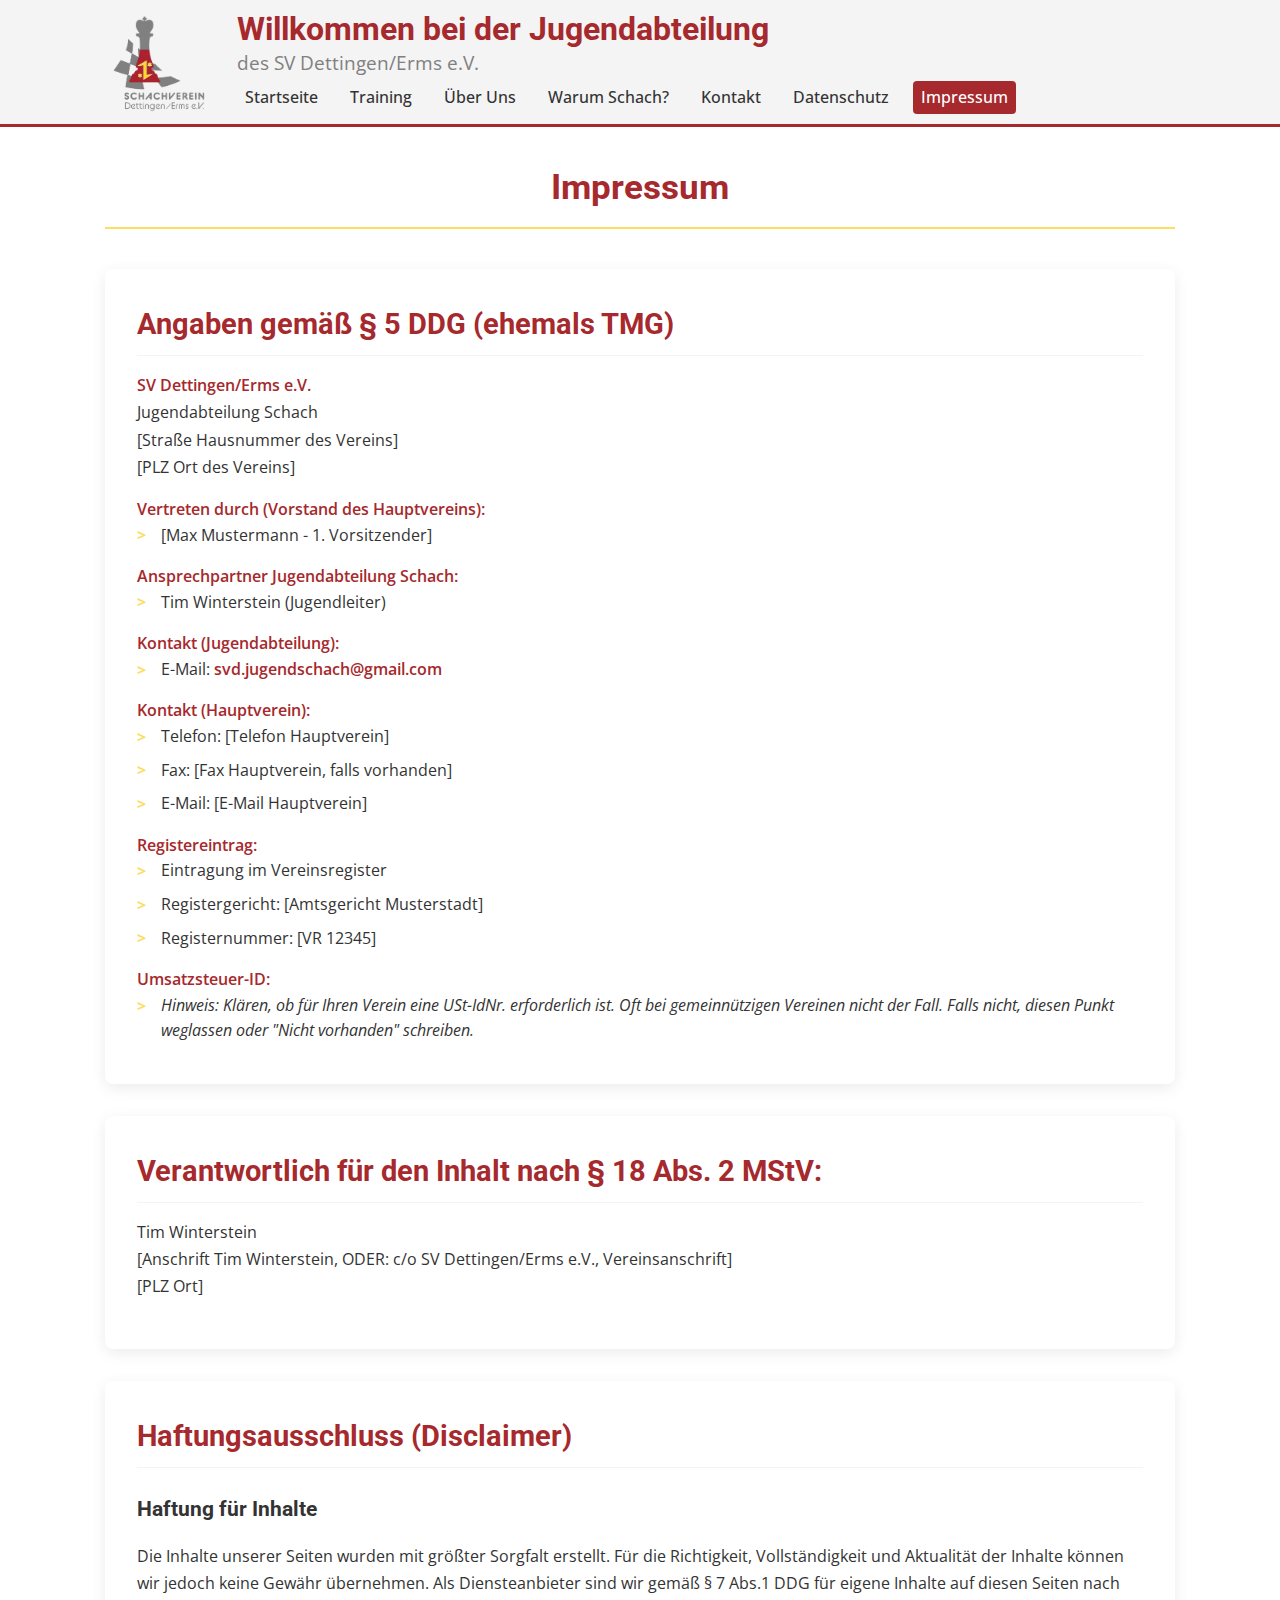
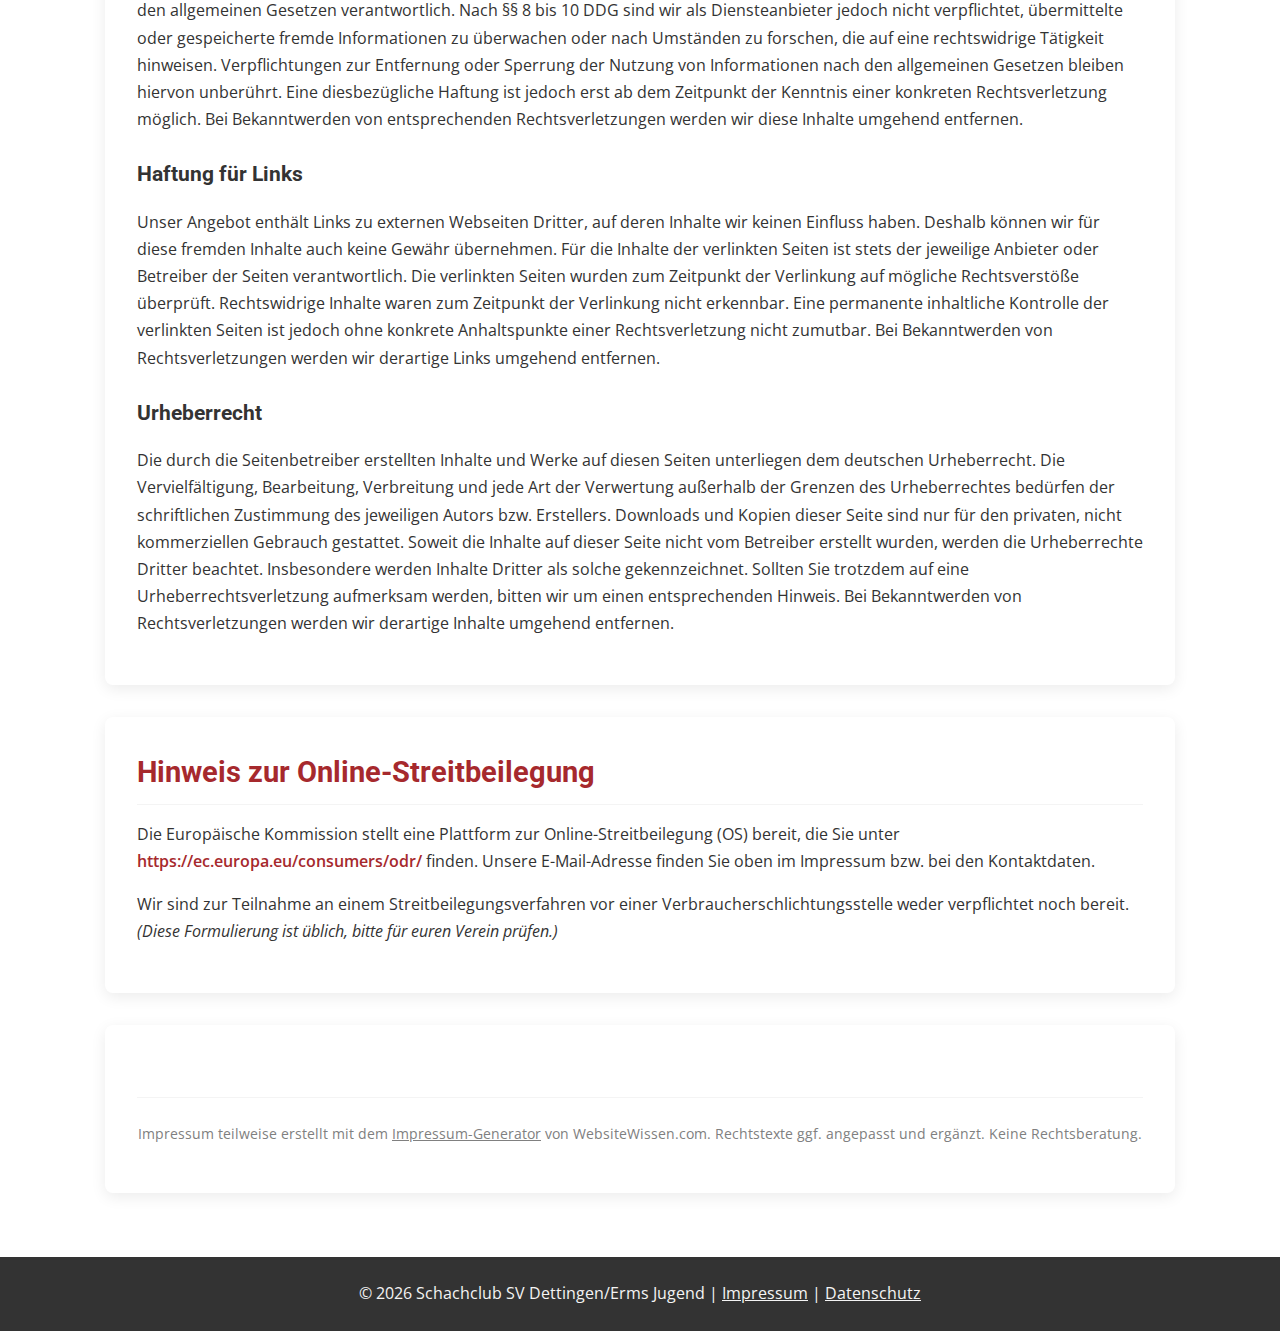
<file: impressum.html>
<!DOCTYPE html>
<html lang="de">

<head>
    <meta charset="UTF-8" />
    <meta name="viewport" content="width=device-width, initial-scale=1.0" />
    <title>Impressum - SV Dettingen/Erms Jugend</title>
    <meta name="description" content="Impressum der Jugendabteilung des Schachclubs SV Dettingen/Erms e.V." />
    <link rel="stylesheet" href="assets/styles.css" />
    <link rel="preconnect" href="https://fonts.googleapis.com" />
    <link rel="preconnect" href="https://fonts.gstatic.com" crossorigin />
    <link href="https://fonts.googleapis.com/css2?family=Roboto:wght@400;700&family=Open+Sans:wght@400;600&display=swap"
        rel="stylesheet" />
    <link rel="icon" href="favicon.ico" type="image/x-icon">
    <style>
        /* Spezifische Stile für das Impressum, falls globale nicht ausreichen */
        #impressum-content dt {
            /* Definitions-Titel */
            font-weight: 600;
            /* Wie dein globaler strong-Stil */
            color: var(--color-primary);
            /* Primärfarbe */
            margin-top: 1rem;
            /* Etwas Abstand vor einem neuen Begriff */
        }

        #impressum-content dd {
            /* Definitions-Beschreibung */
            margin-left: 0;
            /* Standard-Einzug von dl/dd entfernen, wenn nicht gewünscht */
            margin-bottom: 0.5rem;
            padding-left: 1.5em;
            /* Eigener Einzug, um Platz für ::before zu schaffen */
            position: relative;
        }

        #impressum-content dd::before {
            /* Schachfigur für dd-Elemente */
            content: ">";
            color: var(--color-secondary);
            font-weight: bold;
            position: absolute;
            left: 0;
            top: 0.05em;
            /* Feinabstimmung der vertikalen Position */
        }

        #impressum-content .sub-heading {
            /* Für die <strong>-Überschriften im Disclaimer */
            display: block;
            font-family: var(--font-secondary);
            font-size: 1.3rem;
            /* Etwas kleiner als H3 */
            color: var(--color-text);
            font-weight: 700;
            margin-top: 1.5rem;
            margin-bottom: 0.5rem;
        }

        #impressum-content .generator-hinweis {
            margin-top: 2.5rem;
            padding-top: 1.5rem;
            border-top: 1px solid var(--color-light-gray);
            font-size: 0.85rem;
            text-align: center;
            color: var(--color-accent);
        }

        #impressum-content .generator-hinweis a {
            color: var(--color-accent);
            text-decoration: underline;
            font-weight: normal;
            /* Überschreibt ggf. main section a font-weight */
        }

        #impressum-content .generator-hinweis a:hover {
            color: var(--color-primary);
        }
    </style>
</head>

<body>
    <header class="site-header-custom">
        <!-- ... Dein Header ... -->
        <div class="container header-custom-content">
            <div class="logo-container-custom">
                <img src="assets/logo.png" alt="Schachclub Dettingen/Erms Logo" class="logo-custom" />
            </div>
            <div class="header-main-content-custom">
                <div class="welcome-text-block-custom">
                    <h1>Willkommen bei der Jugendabteilung</h1>
                    <p class="subtitle-custom">des SV Dettingen/Erms e.V.</p>
                </div>
                <nav class="navigation-custom">
                    <ul>
                        <li><a href="index.html">Startseite</a></li>
                        <li><a href="training.html">Training</a></li>
                        <li><a href="ueber_uns.html">Über Uns</a></li>
                        <li><a href="warumschach.html">Warum Schach?</a></li>
                        <li><a href="kontakt.html">Kontakt</a></li>
                        <li><a href="datenschutz.html">Datenschutz</a></li>
                        <li><a href="impressum.html" class="active">Impressum</a></li>
                    </ul>
                </nav>
            </div>
        </div>
    </header>

    <main>
        <div class="container">
            <h1>Impressum</h1>

            <div id="impressum-content"> <!-- Wrapper für spezifisches Styling -->
                <section>
                    <h2>Angaben gemäß § 5 DDG (ehemals TMG)</h2>
                    <p>
                        <!-- HIER DIE KORREKTEN DATEN FÜR DEN SV DETTINGEN/ERMS JUGEND EINTRAGEN -->
                        <strong>SV Dettingen/Erms e.V.</strong><br />
                        Jugendabteilung Schach<br />
                        [Straße Hausnummer des Vereins]<br />
                        [PLZ Ort des Vereins]
                    </p>

                    <dl> <!-- Definitionsliste für strukturierte Angaben -->
                        <dt>Vertreten durch (Vorstand des Hauptvereins):</dt>
                        <dd>[Max Mustermann - 1. Vorsitzender]</dd>

                        <!-- Weitere Vorstandsmitglieder -->

                        <dt>Ansprechpartner Jugendabteilung Schach:</dt>
                        <dd>Tim Winterstein (Jugendleiter)</dd>
                        <!-- Ggf. c/o Vereinsanschrift oder eigene, falls relevant -->

                        <dt>Kontakt (Jugendabteilung):</dt>
                        <dd>E-Mail: <a href='mailto:svd.jugendschach@gmail.com'>svd.jugendschach@gmail.com</a></dd>
                        <!-- Ggf. Telefon Jugend hier, sonst allgemeine Vereinsnummer -->

                        <dt>Kontakt (Hauptverein):</dt>
                        <dd>Telefon: [Telefon Hauptverein]</dd>
                        <dd>Fax: [Fax Hauptverein, falls vorhanden]</dd>
                        <dd>E-Mail: [E-Mail Hauptverein]</dd>

                        <dt>Registereintrag:</dt>
                        <dd>Eintragung im Vereinsregister</dd>
                        <dd>Registergericht: [Amtsgericht Musterstadt]</dd>
                        <dd>Registernummer: [VR 12345]</dd>

                        <dt>Umsatzsteuer-ID:</dt>
                        <dd>
                            <!-- Umsatzsteuer-Identifikationsnummer gemäß §27a Umsatzsteuergesetz: [Musterustid.]<br> -->
                            <em>Hinweis: Klären, ob für Ihren Verein eine USt-IdNr. erforderlich ist. Oft bei
                                gemeinnützigen Vereinen nicht der Fall. Falls nicht, diesen Punkt weglassen oder "Nicht
                                vorhanden" schreiben.</em>
                        </dd>

                        <!-- Wirtschafts-ID ist meist nicht relevant für Vereine, ggf. entfernen -->
                        <!--
            <dt>Wirtschafts-ID:</dt>
            <dd>[Musterwirtschaftsid]</dd>
            -->

                        <!-- Aufsichtsbehörde ist nur relevant, wenn der Verein einer spezifischen Aufsicht unterliegt (selten bei Sportvereinen) -->
                        <!--
            <dt>Aufsichtsbehörde:</dt>
            <dd>[Musteraufsicht Musterstadt]</dd>
            -->
                    </dl>
                </section>

                <section>
                    <h2>Verantwortlich für den Inhalt nach § 18 Abs. 2 MStV:</h2>
                    <p>
                        Tim Winterstein<br>
                        [Anschrift Tim Winterstein, ODER: c/o SV Dettingen/Erms e.V., Vereinsanschrift]<br>
                        [PLZ Ort]
                    </p>
                </section>

                <section>
                    <h2>Haftungsausschluss (Disclaimer)</h2>

                    <p><strong class="sub-heading">Haftung für Inhalte</strong></p>
                    <p>
                        Die Inhalte unserer Seiten wurden mit größter Sorgfalt erstellt. Für die Richtigkeit,
                        Vollständigkeit und Aktualität der Inhalte können wir jedoch keine Gewähr übernehmen. Als
                        Diensteanbieter sind wir gemäß § 7 Abs.1 DDG für eigene Inhalte auf diesen Seiten nach den
                        allgemeinen Gesetzen verantwortlich. Nach §§ 8 bis 10 DDG sind wir als Diensteanbieter jedoch
                        nicht verpflichtet, übermittelte oder gespeicherte fremde Informationen zu überwachen oder nach
                        Umständen zu forschen, die auf eine rechtswidrige Tätigkeit hinweisen. Verpflichtungen zur
                        Entfernung oder Sperrung der Nutzung von Informationen nach den allgemeinen Gesetzen bleiben
                        hiervon unberührt. Eine diesbezügliche Haftung ist jedoch erst ab dem Zeitpunkt der Kenntnis
                        einer konkreten Rechtsverletzung möglich. Bei Bekanntwerden von entsprechenden
                        Rechtsverletzungen werden wir diese Inhalte umgehend entfernen.
                    </p>

                    <p><strong class="sub-heading">Haftung für Links</strong></p>
                    <p>
                        Unser Angebot enthält Links zu externen Webseiten Dritter, auf deren Inhalte wir keinen Einfluss
                        haben. Deshalb können wir für diese fremden Inhalte auch keine Gewähr übernehmen. Für die
                        Inhalte der verlinkten Seiten ist stets der jeweilige Anbieter oder Betreiber der Seiten
                        verantwortlich. Die verlinkten Seiten wurden zum Zeitpunkt der Verlinkung auf mögliche
                        Rechtsverstöße überprüft. Rechtswidrige Inhalte waren zum Zeitpunkt der Verlinkung nicht
                        erkennbar. Eine permanente inhaltliche Kontrolle der verlinkten Seiten ist jedoch ohne konkrete
                        Anhaltspunkte einer Rechtsverletzung nicht zumutbar. Bei Bekanntwerden von Rechtsverletzungen
                        werden wir derartige Links umgehend entfernen.
                    </p>

                    <p><strong class="sub-heading">Urheberrecht</strong></p>
                    <p>
                        Die durch die Seitenbetreiber erstellten Inhalte und Werke auf diesen Seiten unterliegen dem
                        deutschen Urheberrecht. Die Vervielfältigung, Bearbeitung, Verbreitung und jede Art der
                        Verwertung außerhalb der Grenzen des Urheberrechtes bedürfen der schriftlichen Zustimmung des
                        jeweiligen Autors bzw. Erstellers. Downloads und Kopien dieser Seite sind nur für den privaten,
                        nicht kommerziellen Gebrauch gestattet. Soweit die Inhalte auf dieser Seite nicht vom Betreiber
                        erstellt wurden, werden die Urheberrechte Dritter beachtet. Insbesondere werden Inhalte Dritter
                        als solche gekennzeichnet. Sollten Sie trotzdem auf eine Urheberrechtsverletzung aufmerksam
                        werden, bitten wir um einen entsprechenden Hinweis. Bei Bekanntwerden von Rechtsverletzungen
                        werden wir derartige Inhalte umgehend entfernen.
                    </p>
                </section>

                <section>
                    <h2>Hinweis zur Online-Streitbeilegung</h2>
                    <p>
                        Die Europäische Kommission stellt eine Plattform zur Online-Streitbeilegung (OS) bereit, die Sie
                        unter <a href="https://ec.europa.eu/consumers/odr/" target="_blank"
                            rel="noopener noreferrer">https://ec.europa.eu/consumers/odr/</a> finden.
                        Unsere E-Mail-Adresse finden Sie oben im Impressum bzw. bei den Kontaktdaten.
                    </p>
                    <p>
                        Wir sind zur Teilnahme an einem Streitbeilegungsverfahren vor einer
                        Verbraucherschlichtungsstelle weder verpflichtet noch bereit.
                        <em>(Diese Formulierung ist üblich, bitte für euren Verein prüfen.)</em>
                    </p>
                </section>

                <!-- Die Abschnitte zu Datenschutz, Google Analytics und AdSense gehören primär in die Datenschutzerklärung,
             nicht ins Impressum. Wenn sie dort schon stehen, können sie hier entfernt oder stark gekürzt werden.
             Ich lasse sie hier vorerst aus, da wir eine separate, ausführliche Datenschutzerklärung haben. -->

                <section>
                    <p class="generator-hinweis">
                        <!-- Der Generator-Hinweis kann hier stehen bleiben, wenn gewünscht und die Quelle korrekt ist -->
                        Impressum teilweise erstellt mit dem <a href="https://impressum-generator.de"
                            rel="nofollow">Impressum-Generator</a> von WebsiteWissen.com.
                        Rechtstexte ggf. angepasst und ergänzt. Keine Rechtsberatung.
                    </p>
                </section>
            </div><!-- Ende #impressum-content -->
        </div><!-- Ende .container -->
    </main>

    <footer>
        <div class="container">
            <p>
                © <span id="currentYear"></span> Schachclub SV Dettingen/Erms Jugend
                | <a href="impressum.html" class="active"
                    style="color: var(--color-light-gray); text-decoration: underline;">Impressum</a>
                | <a href="datenschutz.html"
                    style="color: var(--color-light-gray); text-decoration: underline;">Datenschutz</a>
            </p>
        </div>
    </footer>
    <script>
        if (document.getElementById('currentYear')) {
            document.getElementById('currentYear').textContent = new Date().getFullYear();
        }
        // Füge .active Klasse zum richtigen Navigationslink hinzu
        document.addEventListener('DOMContentLoaded', function () {
            const currentPage = window.location.pathname.split('/').pop() || 'index.html';
            const navLinks = document.querySelectorAll('.navigation-custom ul li a');
            navLinks.forEach(link => {
                if (link.getAttribute('href') === currentPage) {
                    link.classList.add('active');
                }
                if (currentPage === 'impressum.html' && link.getAttribute('href') === 'impressum.html') { // Spezifisch für diese Seite
                    // Keine extra Klasse nötig, wenn der Link schon "active" ist
                }
            });
        });
    </script>
</body>

</html>
</file>
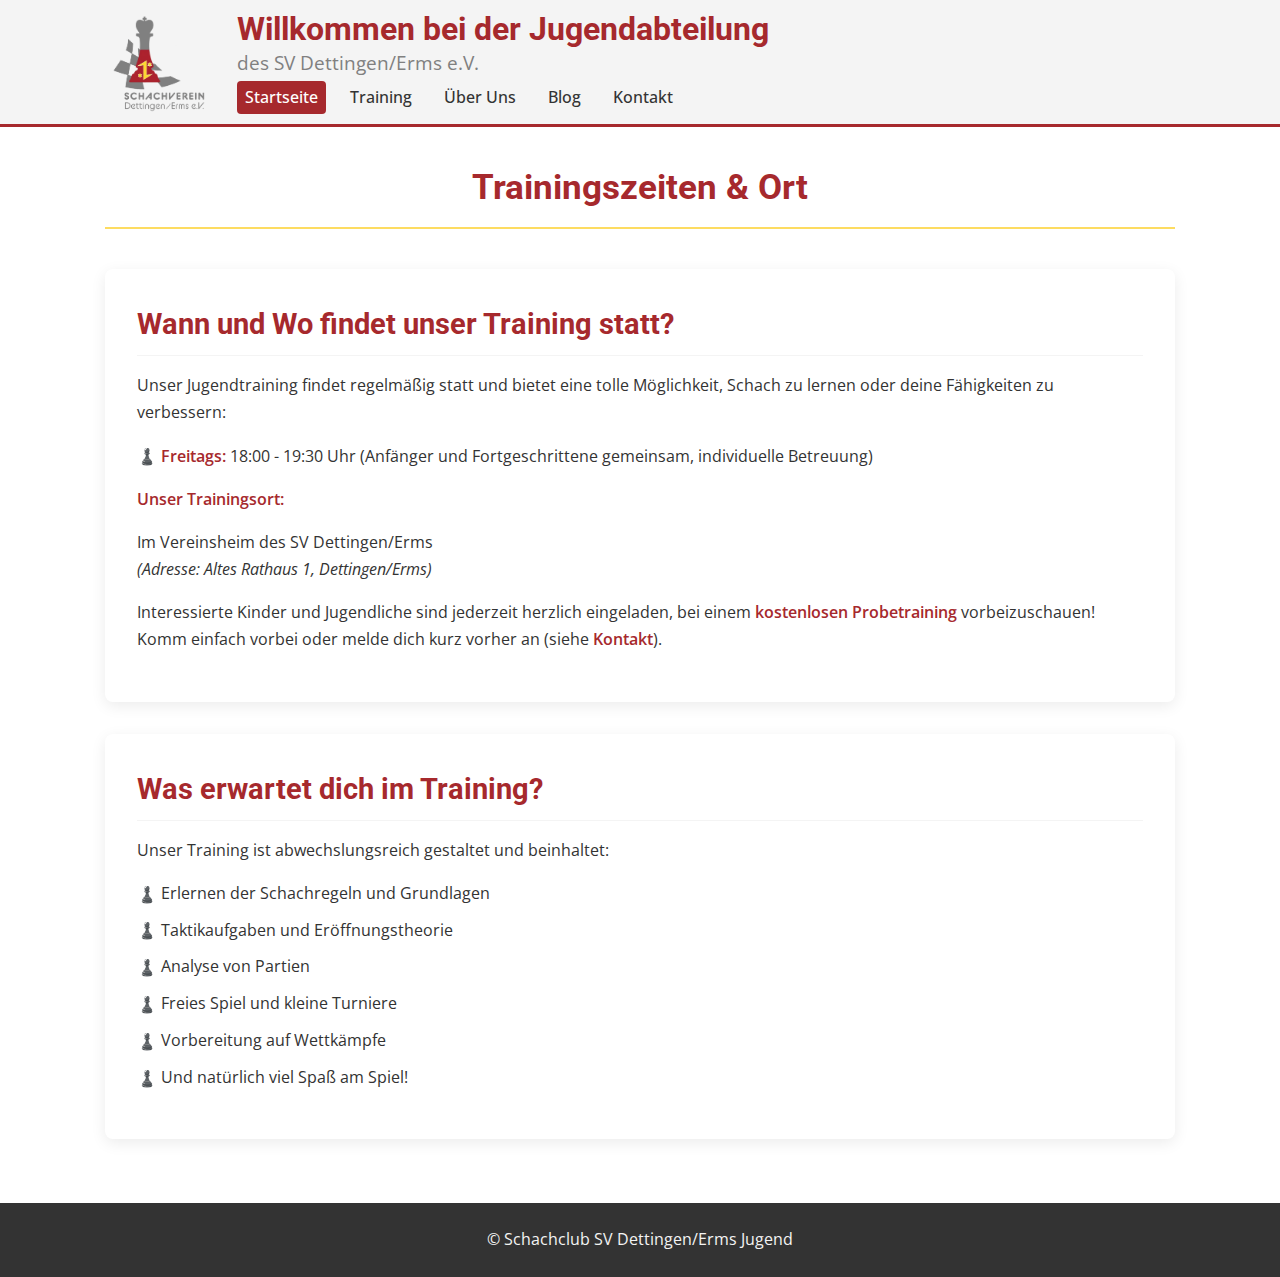
<file: training.html>
<!DOCTYPE html>
<html lang="de">
  <head>
    <meta charset="UTF-8" />
    <meta name="viewport" content="width=device-width, initial-scale=1.0" />
    <title>SV Dettingen/Erms Jugend</title>
    <link rel="stylesheet" href="assets/styles.css" />
    <link rel="preconnect" href="https://fonts.googleapis.com" />
    <link rel="preconnect" href="https://fonts.gstatic.com" crossorigin />
    <link
      href="https://fonts.googleapis.com/css2?family=Roboto:wght@400;700&family=Open+Sans:wght@400;600&display=swap"
      rel="stylesheet"
    />
  </head>
  <body>
    <header class="site-header-custom">
      <div class="container header-custom-content">
        <div class="logo-container-custom">
          <img
            src="assets/logo.png"
            alt="Schachclub Dettingen/Erms Logo"
            class="logo-custom"
          />
        </div>
        <div class="header-main-content-custom">
          <div class="welcome-text-block-custom">
            <!-- Neuer Wrapper für H1 und P -->
            <h1>Willkommen bei der Jugendabteilung</h1>
            <p class="subtitle-custom">des SV Dettingen/Erms e.V.</p>
          </div>
          <nav class="navigation-custom">
            <ul>
              <li><a href="index.html" class="active">Startseite</a></li>
              <li><a href="training.html">Training</a></li>
              <li><a href="ueber_uns.html">Über Uns</a></li>
              <li><a href="blog.html">Blog</a></li>
              <li><a href="kontakt.html">Kontakt</a></li>
            </ul>
          </nav>
        </div>
      </div>
    </header>

    <main>
      <div class="container">
        <h1>Trainingszeiten & Ort</h1>
        <section id="wann-und-wo">
          <h2>Wann und Wo findet unser Training statt?</h2>
          <p>
            Unser Jugendtraining findet regelmäßig statt und bietet eine tolle
            Möglichkeit, Schach zu lernen oder deine Fähigkeiten zu verbessern:
          </p>
          <ul>
            <li>
              <strong>Freitags:</strong> 18:00 - 19:30 Uhr (Anfänger und
              Fortgeschrittene gemeinsam, individuelle Betreuung)
            </li>
          </ul>
          <p><strong>Unser Trainingsort:</strong></p>
          <p>
            Im Vereinsheim des SV Dettingen/Erms<br />
            <em>(Adresse: Altes Rathaus 1, Dettingen/Erms)</em>
          </p>
          <p>
            Interessierte Kinder und Jugendliche sind jederzeit herzlich
            eingeladen, bei einem
            <strong>kostenlosen Probetraining</strong> vorbeizuschauen! Komm
            einfach vorbei oder melde dich kurz vorher an (siehe
            <a href="kontakt.html">Kontakt</a>).
          </p>
        </section>

        <section id="training-ablauf">
          <h2>Was erwartet dich im Training?</h2>
          <p>Unser Training ist abwechslungsreich gestaltet und beinhaltet:</p>
          <ul>
            <li>Erlernen der Schachregeln und Grundlagen</li>
            <li>Taktikaufgaben und Eröffnungstheorie</li>
            <li>Analyse von Partien</li>
            <li>Freies Spiel und kleine Turniere</li>
            <li>Vorbereitung auf Wettkämpfe</li>
            <li>Und natürlich viel Spaß am Spiel!</li>
          </ul>
        </section>
      </div>
    </main>

    <footer>
      <div class="container">
        <p>
          © <span id="currentYear"></span> Schachclub SV Dettingen/Erms Jugend
        </p>
      </div>
    </footer>
    <script src="assets/script.js" defer></script>
  </body>
</html>
</file>
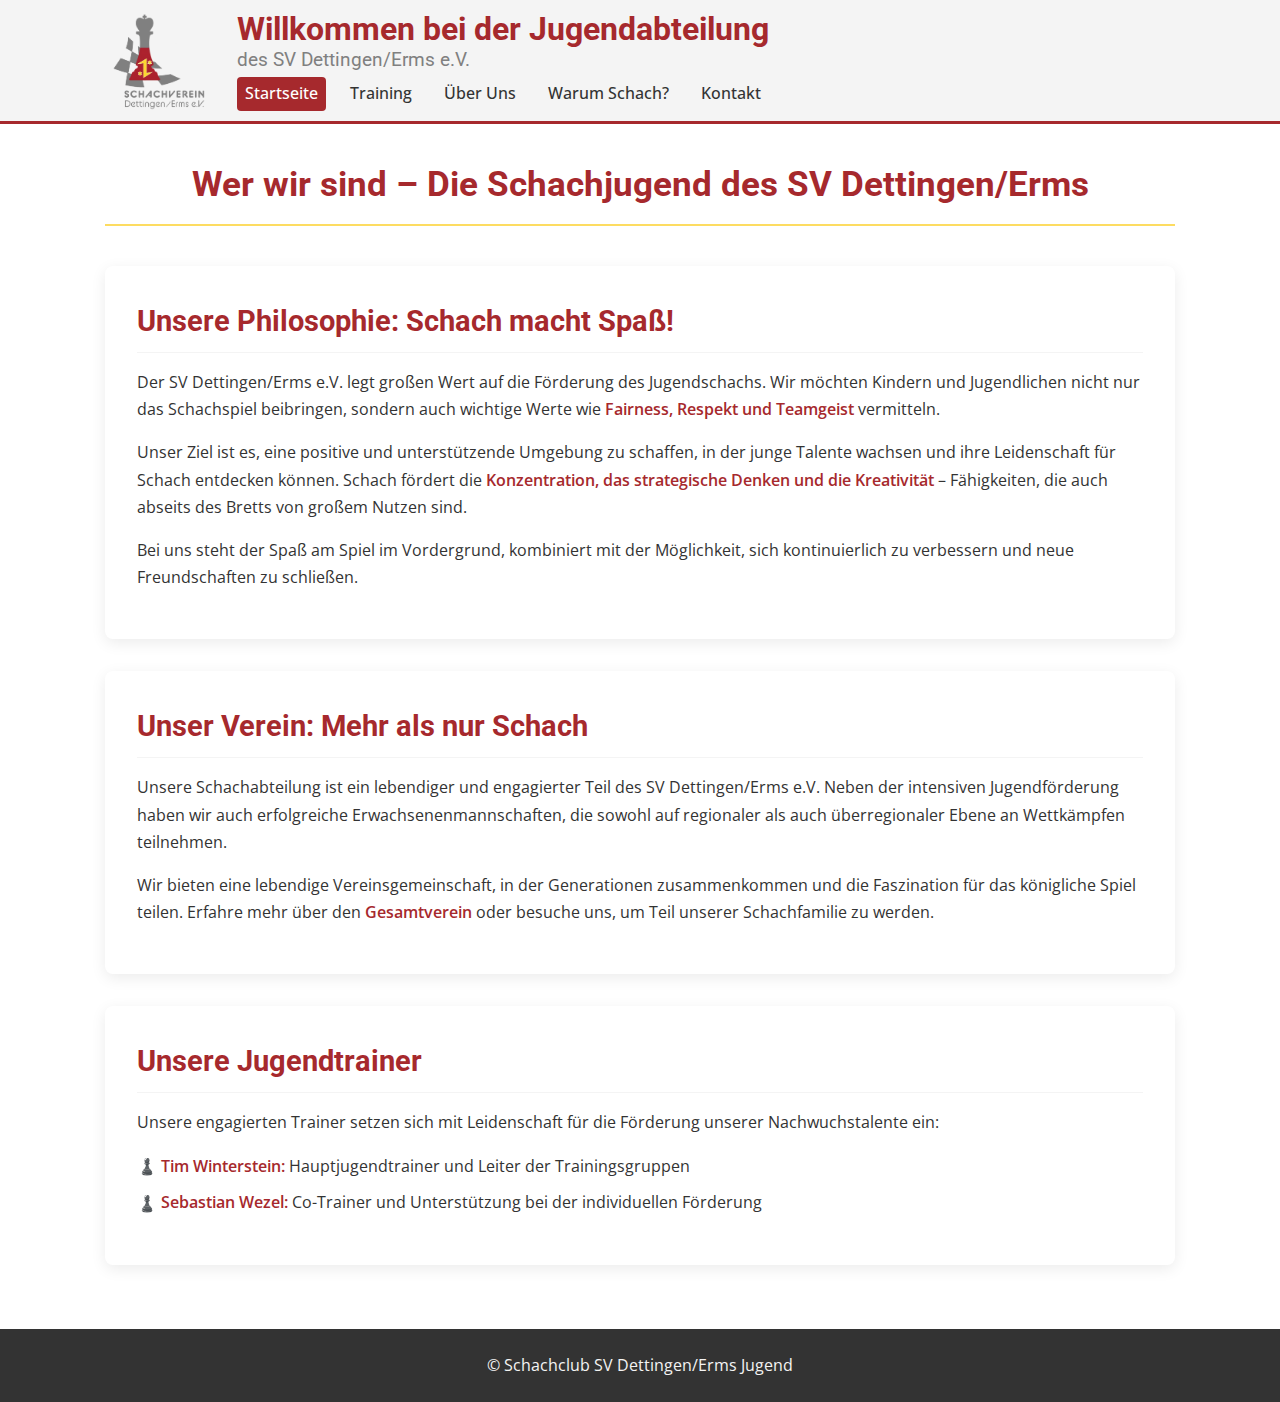
<file: ueber_uns.html>
<!DOCTYPE html>
<html lang="de">
  <head>
    <meta charset="UTF-8" />
    <meta name="viewport" content="width=device-width, initial-scale=1.0" />
    <title>SV Dettingen/Erms Jugend</title>
    <link rel="stylesheet" href="assets/styles.css" />
    <link rel="preconnect" href="https://fonts.googleapis.com" />
    <link rel="preconnect" href="https://fonts.gstatic.com" crossorigin />
    <link
      href="https://fonts.googleapis.com/css2?family=Roboto:wght@400;700&family=Open+Sans:wght@400;600&display=swap"
      rel="stylesheet"
    />
  </head>
  <body>
        <header class="site-header-custom">
      <div class="container header-custom-content">
        <div class="logo-container-custom">
          <img
            src="assets/logo.png"
            alt="Schachclub Dettingen/Erms Logo"
            class="logo-custom"
          />
        </div>
        <div class="header-main-content-custom">
          <div class="welcome-text-block-custom">
            <!-- Neuer Wrapper für H1 und P -->
            <h1>Willkommen bei der Jugendabteilung
            <p class="subtitle-custom">des SV Dettingen/Erms e.V.</h1>
          </div>
          <nav class="navigation-custom">
            <ul>
              <li><a href="index.html" class="active">Startseite</a></li>
              <li><a href="training.html">Training</a></li>
              <li><a href="ueber_uns.html">Über Uns</a></li>
              <li><a href="warumschach.html">Warum Schach?</a></li>
              <li><a href="kontakt.html">Kontakt</a></li>
            </ul>
          </nav>
        </div>
      </div>
    </header>

    <main>
      <div class="container">
        <h1>Wer wir sind – Die Schachjugend des SV Dettingen/Erms</h1>
        <section id="philosophy">
          <h2>Unsere Philosophie: Schach macht Spaß!</h2>
          <p>
            Der SV Dettingen/Erms e.V. legt großen Wert auf die Förderung des
            Jugendschachs. Wir möchten Kindern und Jugendlichen nicht nur das
            Schachspiel beibringen, sondern auch wichtige Werte wie
            <strong>Fairness, Respekt und Teamgeist</strong> vermitteln.
          </p>
          <p>
            Unser Ziel ist es, eine positive und unterstützende Umgebung zu
            schaffen, in der junge Talente wachsen und ihre Leidenschaft für
            Schach entdecken können. Schach fördert die
            <strong
              >Konzentration, das strategische Denken und die
              Kreativität</strong
            >
            – Fähigkeiten, die auch abseits des Bretts von großem Nutzen sind.
          </p>
          <p>
            Bei uns steht der Spaß am Spiel im Vordergrund, kombiniert mit der
            Möglichkeit, sich kontinuierlich zu verbessern und neue
            Freundschaften zu schließen.
          </p>
        </section>
        <section id="club-info">
          <h2>Unser Verein: Mehr als nur Schach</h2>
          <p>
            Unsere Schachabteilung ist ein lebendiger und engagierter Teil des
            SV Dettingen/Erms e.V. Neben der intensiven Jugendförderung haben
            wir auch erfolgreiche Erwachsenenmannschaften, die sowohl auf
            regionaler als auch überregionaler Ebene an Wettkämpfen teilnehmen.
          </p>
          <p>
            Wir bieten eine lebendige Vereinsgemeinschaft, in der Generationen
            zusammenkommen und die Faszination für das königliche Spiel teilen.
            Erfahre mehr über den
            <a
              href="https://svdettingen.schachvereine.de/"
              target="_blank"
              rel="noopener noreferrer"
              >Gesamtverein</a
            >
            oder besuche uns, um Teil unserer Schachfamilie zu werden.
          </p>
        </section>
        <section id="team">
          <h2>Unsere Jugendtrainer</h2>
          <p>
            Unsere engagierten Trainer setzen sich mit Leidenschaft für die
            Förderung unserer Nachwuchstalente ein:
          </p>
          <ul>
            <li>
              <strong>Tim Winterstein:</strong> Hauptjugendtrainer und Leiter
              der Trainingsgruppen
            </li>
            <li>
              <strong>Sebastian Wezel:</strong> Co-Trainer und Unterstützung bei
              der individuellen Förderung
            </li>
          </ul>
        </section>
      </div>
    </main>

    <footer>
      <div class="container">
        <p>
          © <span id="currentYear"></span> Schachclub SV Dettingen/Erms Jugend
        </p>
      </div>
    </footer>
    <script src="assets/script.js" defer></script>
  </body>
</html>
</file>
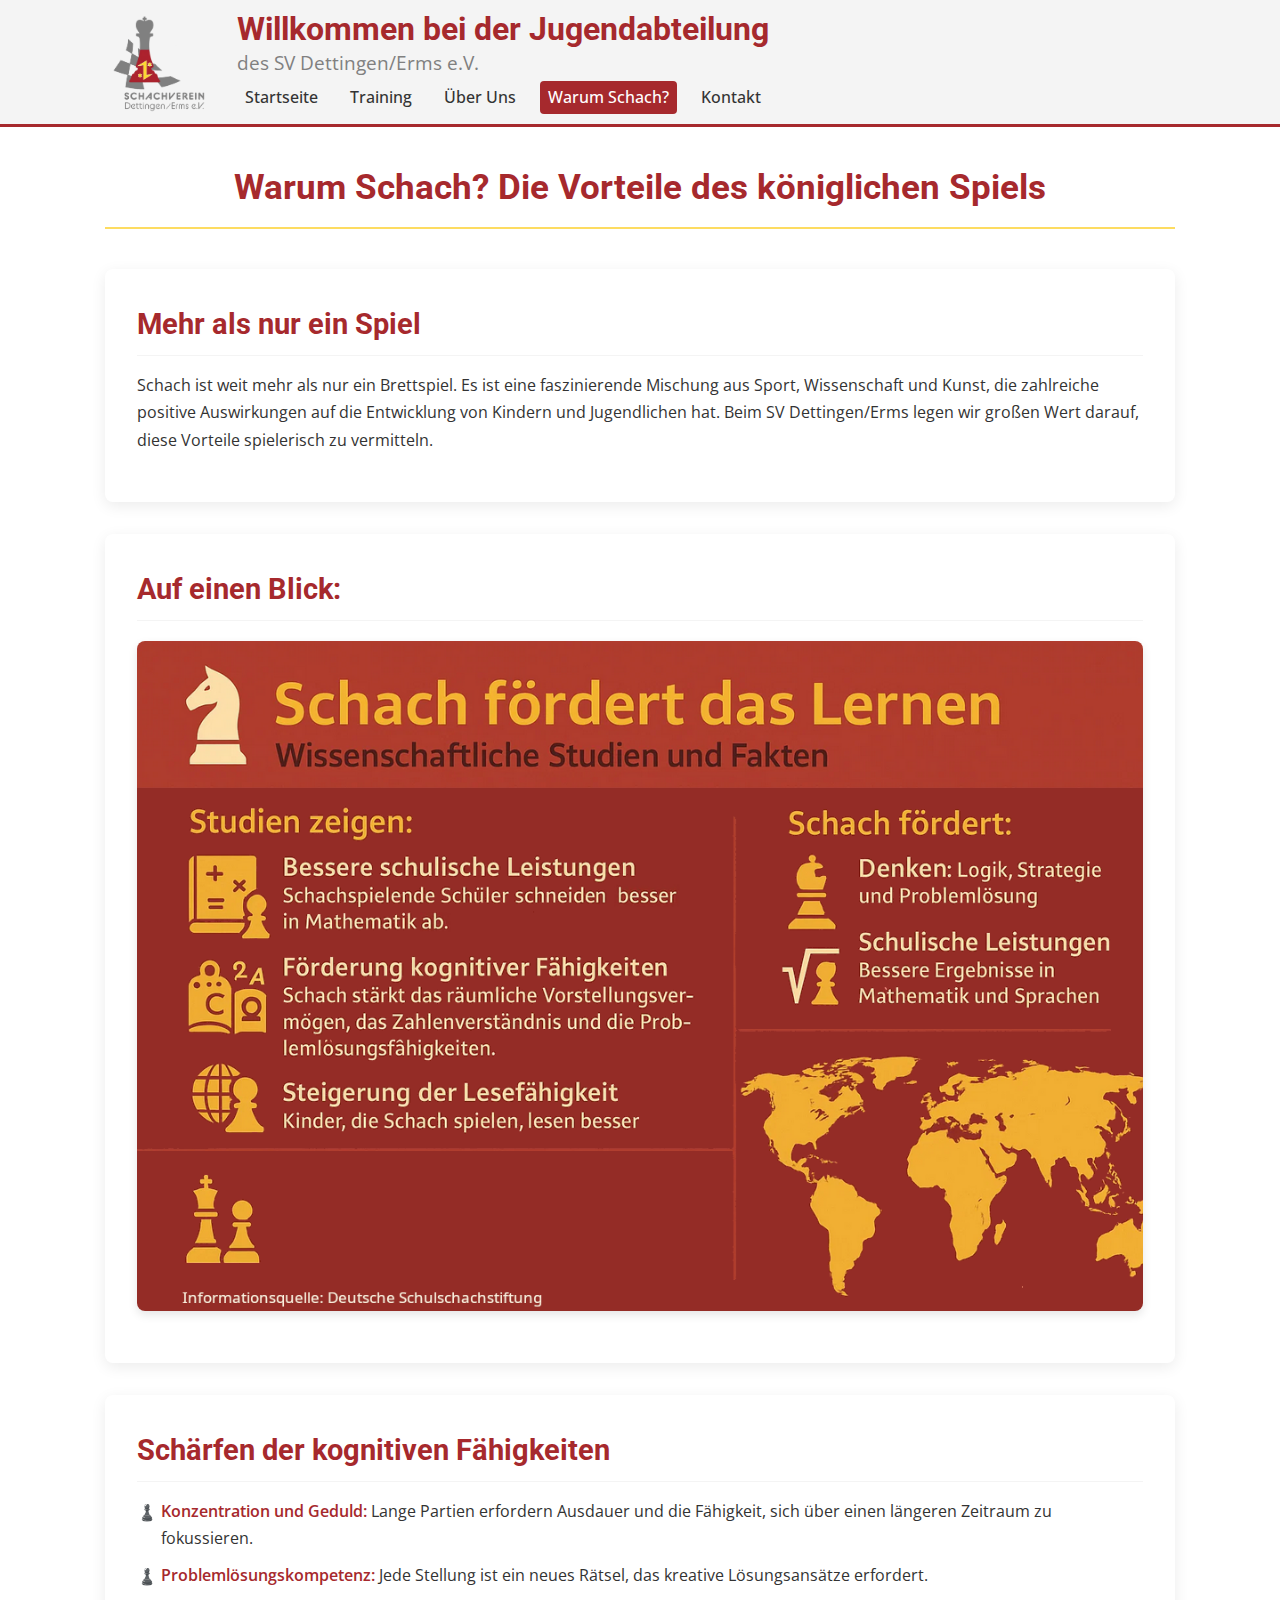
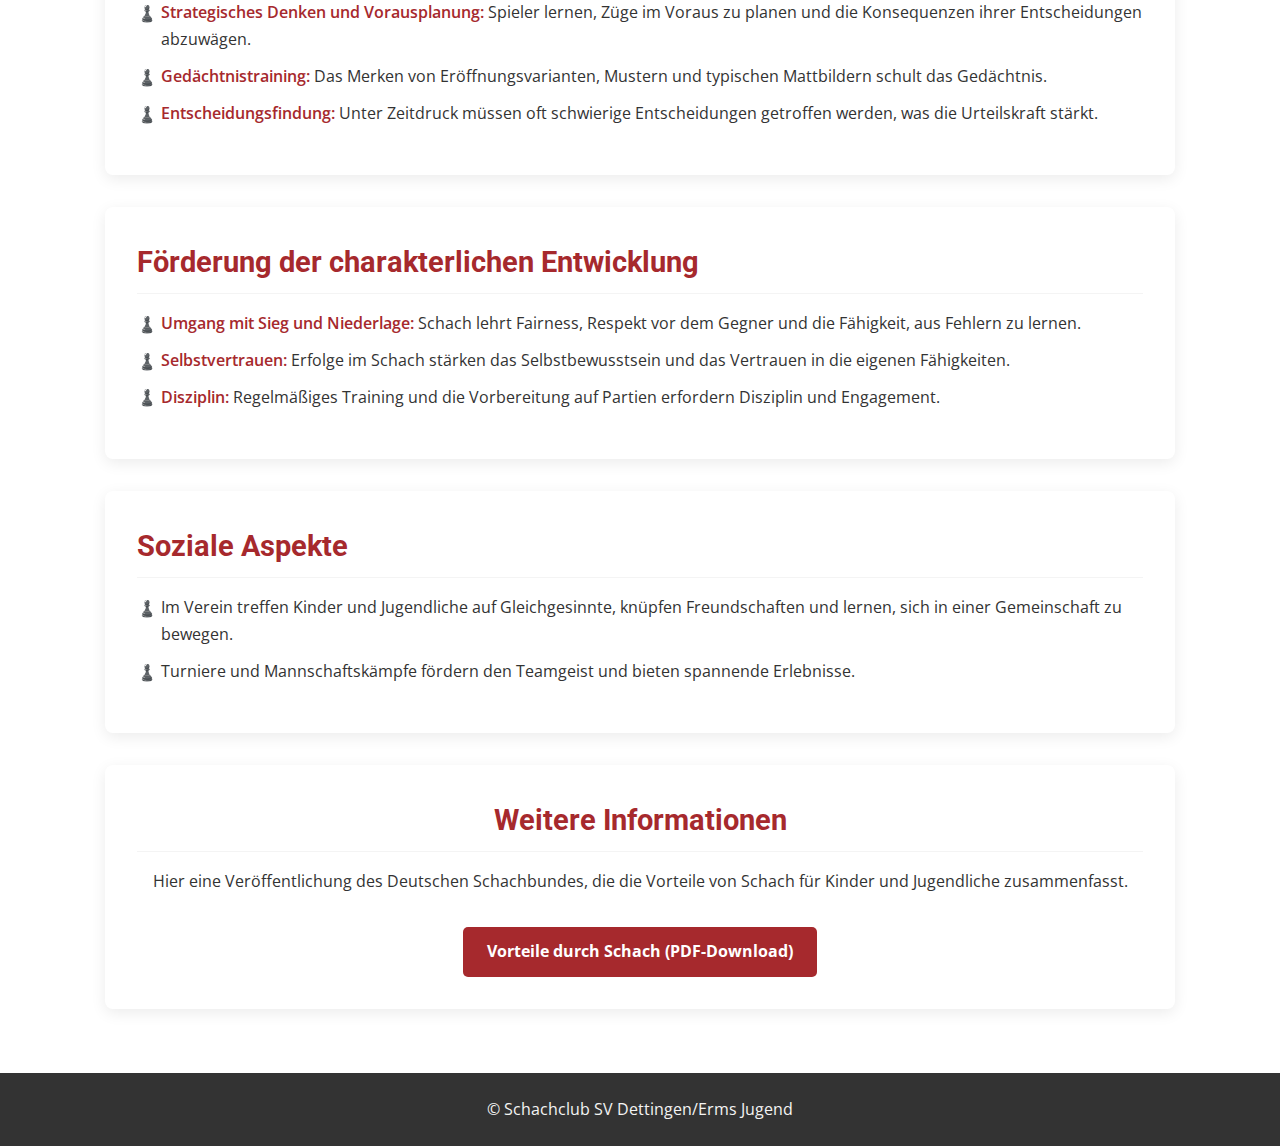
<file: warumschach.html>
<!DOCTYPE html>
<html lang="de">

<head>
  <meta charset="UTF-8" />
  <meta name="viewport" content="width=device-width, initial-scale=1.0" />
  <title>Warum Schach? - SV Dettingen/Erms Jugend</title>
  <meta name="description"
    content="Entdecke die vielen Vorteile des Schachspiels für Kinder und Jugendliche beim SV Dettingen/Erms e.V." />
  <link rel="stylesheet" href="assets/styles.css" />
  <link rel="preconnect" href="https://fonts.googleapis.com" />
  <link rel="preconnect" href="https://fonts.gstatic.com" crossorigin />
  <link href="https://fonts.googleapis.com/css2?family=Roboto:wght@400;700&family=Open+Sans:wght@400;600&display=swap"
    rel="stylesheet" />
  <link rel="icon" href="favicon.ico" type="image/x-icon">
</head>

<body>
  <header class="site-header-custom">
    <div class="container header-custom-content">
      <div class="logo-container-custom">
        <img src="assets/logo.png" alt="Schachclub Dettingen/Erms Logo" class="logo-custom" />
      </div>
      <div class="header-main-content-custom">
        <div class="welcome-text-block-custom">
          <h1>Willkommen bei der Jugendabteilung</h1>
          <p class="subtitle-custom">des SV Dettingen/Erms e.V.</p>
        </div>
        <nav class="navigation-custom">
          <ul>
            <li><a href="index.html">Startseite</a></li>
            <li><a href="training.html">Training</a></li>
            <li><a href="ueber_uns.html">Über Uns</a></li>
            <li><a href="warumschach.html" class="active">Warum Schach?</a></li>
            <li><a href="kontakt.html">Kontakt</a></li>
          </ul>
        </nav>
      </div>
    </div>
  </header>

  <main>

    <div class="container">
      <h1>Warum Schach? Die Vorteile des königlichen Spiels</h1>
      <section id="schach-erklaerung">
        <h2>Mehr als nur ein Spiel</h2>
        <p>
          Schach ist weit mehr als nur ein Brettspiel. Es ist eine faszinierende Mischung aus Sport, Wissenschaft und
          Kunst, die zahlreiche positive Auswirkungen auf die Entwicklung von Kindern und Jugendlichen hat. Beim SV
          Dettingen/Erms legen wir großen Wert darauf, diese Vorteile spielerisch zu vermitteln.
        </p>
      </section>


      <section id="schach-intro-bild">
        <h2>Auf einen Blick:</h2>
        <img src="assets/SchachInfografik.png" alt="Kinder spielen konzentriert Schach" class="content-image" />

      </section>



      <section id="kognitive-faehigkeiten">
        <h2>Schärfen der kognitiven Fähigkeiten</h2>
        <ul>
          <li>
            <strong>Konzentration und Geduld:</strong> Lange Partien erfordern Ausdauer und die Fähigkeit, sich über
            einen längeren Zeitraum zu fokussieren.
          </li>
          <li>
            <strong>Problemlösungskompetenz:</strong> Jede Stellung ist ein neues Rätsel, das kreative Lösungsansätze
            erfordert.
          </li>
          <li>
            <strong>Strategisches Denken und Vorausplanung:</strong> Spieler lernen, Züge im Voraus zu planen und die
            Konsequenzen ihrer Entscheidungen abzuwägen.
          </li>
          <li>
            <strong>Gedächtnistraining:</strong> Das Merken von Eröffnungsvarianten, Mustern und typischen Mattbildern
            schult das Gedächtnis.
          </li>
          <li>
            <strong>Entscheidungsfindung:</strong> Unter Zeitdruck müssen oft schwierige Entscheidungen getroffen
            werden, was die Urteilskraft stärkt.
          </li>
        </ul>
      </section>

      <section id="charakter-entwicklung">
        <h2>Förderung der charakterlichen Entwicklung</h2>
        <ul>
          <li>
            <strong>Umgang mit Sieg und Niederlage:</strong> Schach lehrt Fairness, Respekt vor dem Gegner und die
            Fähigkeit, aus Fehlern zu lernen.
          </li>
          <li>
            <strong>Selbstvertrauen:</strong> Erfolge im Schach stärken das Selbstbewusstsein und das Vertrauen in die
            eigenen Fähigkeiten.
          </li>
          <li>
            <strong>Disziplin:</strong> Regelmäßiges Training und die Vorbereitung auf Partien erfordern Disziplin und
            Engagement.
          </li>
        </ul>
      </section>

      <section id="soziale-aspekte">
        <h2>Soziale Aspekte</h2>
        <ul>
          <li>Im Verein treffen Kinder und Jugendliche auf Gleichgesinnte, knüpfen Freundschaften und lernen, sich in
            einer Gemeinschaft zu bewegen.</li>
          <li>Turniere und Mannschaftskämpfe fördern den Teamgeist und bieten spannende Erlebnisse.</li>
        </ul>
      </section>

      <!-- Die Sektion #broschuere-download wird durch CSS-Regeln zentriert und gestaltet -->
      <section id="broschuere-download">
        <h2>Weitere Informationen</h2>
        <p>
          Hier eine Veröffentlichung des Deutschen Schachbundes, die die Vorteile von Schach für Kinder und Jugendliche
          zusammenfasst.
        </p>
        <a href="assets/downloads/SchachMachtSchlau.pdf" target="_blank" rel="noopener noreferrer"
          class="btn btn-primary" download="Warum_Schach_SV_Dettingen.pdf">
          Vorteile durch Schach (PDF-Download)
        </a>
      </section>
    </div>
  </main>

  <footer>
    <div class="container">
      <p>
        © <span id="currentYear"></span> Schachclub SV Dettingen/Erms
        Jugend
      </p>
    </div>
  </footer>
  <script src="assets/script.js" defer></script>
</body>

</html>
</file>
<file: assets/styles.css>
/* Global Resets and Font Imports */
*,
*::before,
*::after {
  box-sizing: border-box;
  margin: 0;
  padding: 0;
}

:root {
  --color-primary: #a6292d; /* Dunkelrot vom Logo */
  --color-secondary: #fddc61; /* Gelb/Gold vom Logo */
  --color-accent: #808080; /* Grau vom Logo */
  --color-text: #333333;
  --color-background: #ffffff;
  --color-light-gray: #f4f4f4;
  --font-primary: "Open Sans", sans-serif;
  --font-secondary: "Roboto", sans-serif;
}

body {
  font-family: var(--font-primary);
  line-height: 1.6;
  color: var(--color-text);
  background-color: var(--color-background);
  display: flex;
  flex-direction: column;
  min-height: 100vh;
}

.container {
  width: 90%;
  max-width: 1100px;
  margin: 0 auto;
  padding: 0 15px;
}

/* >> START: NEUER CUSTOM HEADER STYLES (Logo links, Textblock (H1+P) und Navi rechts davon, untereinander) << */
.site-header-custom {
  background-color: var(--color-light-gray);
  padding: 0.5rem 0; /* Vertikales Padding für den Header */
  border-bottom: 3px solid var(--color-primary);
}

.header-custom-content {
  display: flex;
  align-items: stretch; /* WICHTIG: Lässt Kind-Elemente die volle Höhe des Flex-Containers einnehmen */
  gap: 2rem; /* Abstand zwischen Logo-Container und rechtem Inhaltsblock */
}

.logo-container-custom {
  display: flex;
  align-items: center; /* Zentriert Logo vertikal, falls es kleiner als Container ist */
  flex-shrink: 0;
}

.logo-custom {
  display: block;
  max-height: 100px; /* Höhe des Logos - passe dies an, um die Gesamthöhe des Headers zu steuern */
  height: auto;
  width: auto;
}

.header-main-content-custom {
  display: flex;
  flex-direction: column;
  justify-content: space-between; /* Verteilt Textblock und Navi vertikal */
  flex-grow: 1;
  padding: 0.1rem 0; /* Minimales Padding, damit Text nicht an Kante klebt */
}

.welcome-text-block-custom h1 {
  font-family: var(--font-secondary);
  font-size: 2rem;
  color: var(--color-primary);
  font-weight: 700;
  margin: 0 0 0.2rem 0;
  line-height: 1.2;
}

.welcome-text-block-custom .subtitle-custom {
  font-size: 1.2rem;
  color: var(--color-accent);
  font-weight: 400;
  margin: 0 0 0.4rem 0;
  line-height: 1.2;
}

.navigation-custom ul {
  list-style: none;
  display: flex;
  flex-wrap: wrap;
  padding: 0;
  margin: 0;
  gap: 0.2rem 1rem;
}

.navigation-custom ul li a {
  text-decoration: none;
  color: var(--color-text);
  padding: 0.25rem 0.5rem;
  border-radius: 4px;
  transition: background-color 0.3s ease, color 0.3s ease;
  font-weight: 500;
  font-size: 1rem;
  display: inline-block;
}

.navigation-custom ul li a.active {
  background-color: var(--color-primary);
  color: white;
}

.navigation-custom ul li a:not(.active):hover {
  background-color: #e7e7e7;
  color: var(--color-text);
}
/* >> END: NEUER CUSTOM HEADER STYLES << */

/* Main Content */
main {
  flex-grow: 1;
  padding: 2rem 0;
}
/* Anpassungen für die OpenCage-Karte */
#map {
  width: 100%;
  height: 400px; /* Setze hier eine konstante Höhe */
  border-radius: 10px; /* Optionale abgerundete Ecken */
  box-shadow: 0 4px 20px rgba(0, 0, 0, 0.1); /* Optionale Schatten für visuelle Tiefe */
  margin-bottom: 2rem; /* Abstand nach unten */
}

/* Responsive Anpassungen für die Karte */
@media (max-width: 768px) {
  #map {
    height: 300px; /* Reduziert die Höhe der Karte auf mobilen Geräten */
  }
}

@media (max-width: 480px) {
  #map {
    height: 250px; /* Weitere Reduzierung der Höhe für sehr kleine Geräte */
  }
}

/* Hover-Effekt für die Karte */
#map:hover {
  box-shadow: 0 6px 25px rgba(0, 0, 0, 0.2); /* Erhöht den Schatten beim Hover */
}

/* Styles specific to index.html */
.hero-intro {
  text-align: center;
  margin-bottom: 2.5rem;
  padding: 2rem;
  background-color: var(--color-light-gray);
  border-radius: 8px;
}
.hero-intro h2 {
  font-family: var(--font-secondary);
  font-size: 2.2rem;
  color: var(--color-primary);
  margin-bottom: 0.5rem;
}
.features-grid {
  display: grid;
  grid-template-columns: repeat(auto-fit, minmax(300px, 1fr));
  gap: 1.5rem;
  margin-bottom: 2.5rem;
}
.feature-card {
  background-color: var(--color-background);
  padding: 1.5rem;
  border-radius: 8px;
  box-shadow: 0 4px 15px rgba(0, 0, 0, 0.08);
  text-align: center;
  display: flex;
  flex-direction: column;
  align-items: center;
}
.feature-icon {
  width: 100px;
  height: 100px;
  border-radius: 50%;
  margin-bottom: 1rem;
  object-fit: cover;
}
.feature-card h3 {
  font-family: var(--font-secondary);
  color: var(--color-primary);
  margin-bottom: 0.75rem;
  font-size: 1.5rem;
}
.feature-card ul {
  list-style: none;
  padding-left: 0;
  text-align: left;
  margin-bottom: 1rem;
  width: 100%;
}
.feature-card ul li {
  margin-bottom: 0.5rem;
  padding-left: 1.2em;
  position: relative;
}
.feature-card ul li::before {
  content: "♟️";
  color: var(--color-secondary);
  font-weight: bold;
  position: absolute;
  left: 0;
}

/* Buttons */
.btn {
  display: inline-block;
  padding: 0.75rem 1.5rem;
  text-decoration: none !important;
  border-radius: 5px;
  font-weight: bold;
  transition: background-color 0.3s ease, transform 0.2s ease;
  cursor: pointer;
  border: none;
  font-size: 1rem;
  margin-top: auto; /* Sorgt dafür, dass Buttons in Flex-Containern wie .feature-card unten bleiben */
}
.btn:hover {
  text-decoration: none !important;
}
.btn-primary {
  background-color: var(--color-primary);
  color: white;
}
.btn-primary:hover {
  background-color: #8c2226;
  transform: translateY(-2px);
  color: white;
}
.btn-secondary {
  background-color: var(--color-secondary);
  color: var(--color-text);
}
.btn-secondary:hover {
  background-color: #e6c352;
  transform: translateY(-2px);
}

/* CTA Section */
.cta-section {
  background-color: var(--color-accent);
  color: white;
  padding: 2rem;
  text-align: center;
  border-radius: 8px;
  margin-top: 2rem;
}
.cta-section h2 {
  font-family: var(--font-secondary);
  font-size: 1.8rem;
  margin-bottom: 0.75rem;
}
.cta-section p {
  margin-bottom: 1.5rem;
}
.cta-section a {
  color: var(--color-secondary);
  text-decoration: underline;
}
.cta-section a:hover {
  color: #e6c352;
  text-decoration: underline;
}
.cta-section .btn,
.cta-section .btn:hover {
  text-decoration: none !important;
}

/* QR Codes */
.qr-codes-container {
  display: flex;
  justify-content: space-around;
  align-items: flex-start;
  flex-wrap: wrap;
  gap: 1.5rem;
  margin-top: 1.5rem;
}
.qr-code-item {
  display: flex;
  flex-direction: column;
  align-items: center;
  text-align: center;
  max-width: 200px;
}
.qr-code-item > a {
  display: inline-block;
  text-decoration: none;
}
.qr-code-item img.qr-code-image {
  width: 150px;
  height: 150px;
  border: 3px solid var(--color-secondary);
  border-radius: 5px;
  margin-bottom: 0.75rem;
  background-color: white;
  padding: 5px;
  display: block;
}
.qr-code-item p {
  font-size: 1.3rem;
  line-height: 1.3;
  color: #f0f0f0;
  margin-bottom: 0.25rem;
}
.qr-code-item p.qr-description {
  font-size: 0.85rem;
  line-height: 1.2;
  color: #e0e0e0;
  margin-top: 0;
  margin-bottom: 0;
}
.qr-code-item p strong {
  color: var(--color-secondary);
}
.qr-code-item p strong a {
  color: var(--color-secondary);
  text-decoration: none;
}
.qr-code-item p strong a:hover {
  color: #e6c352;
  text-decoration: underline;
}

/* Main Content General Styles for Subpages */
main .container > h1 {
  font-family: var(--font-secondary);
  font-size: 2.2rem;
  color: var(--color-primary);
  text-align: center;
  margin-bottom: 2.5rem;
  padding-bottom: 0.75rem;
  border-bottom: 2px solid var(--color-secondary);
}
main section {
  background-color: var(--color-background);
  padding: 2rem;
  border-radius: 8px;
  box-shadow: 0 4px 15px rgba(0, 0, 0, 0.08);
  margin-bottom: 2rem;
}
main section h2 {
  font-family: var(--font-secondary);
  color: var(--color-primary);
  margin-bottom: 1rem;
  font-size: 1.8rem;
  padding-bottom: 0.5rem;
  border-bottom: 1px solid var(--color-light-gray);
}
main section p,
main section ul,
main section address {
  margin-bottom: 1rem;
  line-height: 1.7;
}
main section ul {
  list-style: none;
  padding-left: 0;
}
main section ul li {
  margin-bottom: 0.6rem;
  padding-left: 1.5em;
  position: relative;
}
main section ul li::before {
  content: "♟️";
  color: var(--color-secondary);
  font-weight: bold;
  position: absolute;
  left: 0;
  top: 0.05em;
}
main section ul strong,
main section p strong {
  font-weight: 600;
  color: var(--color-primary);
}
main section a {
  color: var(--color-primary);
  text-decoration: none;
  font-weight: 600;
}
main section a:hover {
  text-decoration: underline;
  color: #8c2226;
}
main section .btn a,
main section .btn a:hover {
  text-decoration: none !important;
} /* Sicherstellen, dass Links in Buttons nicht unterstrichen werden */
address {
  font-style: normal;
  line-height: 1.7;
}
#contact-info ul li::before {
  content: "";
}
#contact-info ul li {
  padding-left: 0;
}
#contact-info ul li strong {
  display: inline-block;
  min-width: 120px;
  margin-right: 0.5em;
}

/* === START: ERGÄNZUNGEN FÜR "WARUM SCHACH?" SEITE === */
/* Bild-Styling für Inhaltsbilder wie auf der "Warum Schach?"-Seite */
img.content-image {
  display: block; /* Erlaubt margin: auto für horizontale Zentrierung */
  max-width: 100%; /* Macht das Bild responsiv */
  height: auto; /* Behält das Seitenverhältnis bei */
  margin: 1.25rem auto; /* ca. 20px oben/unten, und zentriert horizontal */
  border-radius: 8px; /* Abgerundete Ecken, passend zum Design */
  box-shadow: 0 4px 10px rgba(0, 0, 0, 0.1); /* Leichter Schatten */
  /* max-height: 400px; */
  /* Optional:
  max-height: 400px;
  object-fit: cover; // falls max-height gesetzt wird und das Bild beschnitten werden soll
  */
}

/* Spezifisches Styling für die Download-Sektion auf der "Warum Schach?"-Seite */
#broschuere-download {
  text-align: center; /* Zentriert den Button und den Text in dieser Sektion */
}

/* Sicherstellen, dass der Button in der Download-Sektion nicht die volle Breite einnimmt,
   falls er das durch andere Regeln tun würde, und den `margin-top: auto` vom globalen .btn-Style aufhebt,
   falls er hier nicht gewünscht ist (oft ist er für Karten-Layouts gedacht). */
#broschuere-download .btn {
  margin-top: 1rem; /* Eigener Abstand nach oben, statt 'auto' */
}
/* === END: ERGÄNZUNGEN FÜR "WARUM SCHACH?" SEITE === */

/* Blog Page Specific Styles */
.blog-post-preview {
  background-color: var(--color-background);
  border: 1px solid #e0e0e0;
  border-radius: 8px;
  margin-bottom: 2.5rem;
  overflow: hidden;
  box-shadow: 0 2px 8px rgba(0, 0, 0, 0.07);
  display: flex;
  flex-direction: column;
}
.blog-post-image {
  width: 100%;
  height: auto;
  max-height: 300px;
  object-fit: cover;
  display: block;
}
.blog-post-content {
  padding: 1.5rem;
}
.blog-post-content h2 {
  font-family: var(--font-secondary);
  color: var(--color-primary);
  margin-top: 0;
  margin-bottom: 0.5rem;
  font-size: 1.7rem;
  line-height: 1.3;
  border-bottom: none;
  padding-bottom: 0;
}
.blog-post-content h2 a {
  color: inherit;
  text-decoration: none;
}
.blog-post-content h2 a:hover {
  text-decoration: underline;
  color: #8c2226;
}
.blog-post-meta {
  font-size: 0.85rem;
  color: var(--color-accent);
  margin-bottom: 1rem;
  border-bottom: 1px solid var(--color-light-gray);
  padding-bottom: 0.75rem;
}
.blog-post-preview .btn {
  margin-top: 1rem;
  display: inline-block;
} /* margin-top: auto; wurde oben für .btn global gesetzt, ggf. hier anpassen */

.blog-post-full {
  background-color: var(--color-background);
  padding: 1.5rem;
  border-radius: 8px;
  box-shadow: 0 2px 8px rgba(0, 0, 0, 0.07);
  margin-bottom: 2rem;
}
.blog-post-header {
  margin-bottom: 1.5rem;
  padding-bottom: 1rem;
  border-bottom: 2px solid var(--color-primary);
}
.blog-post-header h1 {
  font-family: var(--font-secondary);
  font-size: 2.3rem;
  color: var(--color-primary);
  margin-top: 0;
  margin-bottom: 0.5rem;
  line-height: 1.2;
}
.blog-post-full .blog-post-meta {
  border-bottom: none;
  padding-bottom: 0;
}
.blog-post-full-image {
  width: 100%;
  max-width: 800px;
  height: auto;
  border-radius: 6px;
  margin: 0 auto 2rem auto;
  display: block;
  box-shadow: 0 4px 10px rgba(0, 0, 0, 0.1);
}
.blog-post-body {
  line-height: 1.75;
}
.blog-post-body h2 {
  font-family: var(--font-secondary);
  font-size: 1.8rem;
  color: var(--color-text);
  margin-top: 2rem;
  margin-bottom: 0.75rem;
  padding-bottom: 0.25rem;
  border-bottom: 1px solid var(--color-light-gray);
}
.blog-post-body p {
  margin-bottom: 1.25rem;
}
.blog-post-body blockquote {
  border-left: 4px solid var(--color-primary);
  padding-left: 1.5rem;
  margin: 1.5rem 0 1.5rem 1rem;
  font-style: italic;
  color: #555;
}
.blog-post-body blockquote p {
  margin-bottom: 0.5rem;
}
.blog-post-body figure {
  margin: 2rem auto;
  text-align: center;
}
.blog-post-body figure img {
  max-width: 100%;
  height: auto;
  border-radius: 4px;
  box-shadow: 0 2px 6px rgba(0, 0, 0, 0.1);
}
.blog-post-body figure figcaption {
  font-size: 0.85rem;
  color: var(--color-accent);
  margin-top: 0.5rem;
  font-style: italic;
}
.blog-post-footer {
  margin-top: 2.5rem;
  padding-top: 1.5rem;
  border-top: 1px solid var(--color-light-gray);
  text-align: center;
}

/* Footer */
footer {
  background-color: var(--color-text);
  color: var(--color-light-gray);
  text-align: center;
  padding: 1.5rem 0;
  margin-top: auto;
}

/* Animationen */
.fade-in {
  opacity: 0;
  animation: fadeInAnimation 1s ease-in-out forwards;
}
@keyframes fadeInAnimation {
  from {
    opacity: 0;
    transform: translateY(20px);
  }
  to {
    opacity: 1;
    transform: translateY(0);
  }
}

/* Responsive Anpassungen für den CUSTOM Header */
@media (max-width: 991px) {
  .header-custom-content {
    gap: 1rem;
  }
  .logo-custom {
    max-height: 55px;
  }
  .welcome-text-block-custom h1 {
    font-size: 1.2rem;
  }
  .welcome-text-block-custom .subtitle-custom {
    font-size: 0.75rem;
    margin-bottom: 0.3rem;
  }
  .navigation-custom ul {
    gap: 0.2rem 0.5rem;
  }
  .navigation-custom ul li a {
    font-size: 0.8rem;
    padding: 0.2rem 0.4rem;
  }
}

@media (max-width: 768px) {
  .site-header-custom {
    padding: 0.75rem 0;
  }
  .header-custom-content {
    flex-direction: column;
    align-items: center;
    gap: 0.75rem;
  }
  .logo-custom {
    max-height: 50px;
    margin-bottom: 0.5rem;
  }
  .header-main-content-custom {
    align-items: center;
    text-align: center;
  }
  .welcome-text-block-custom h1 {
    font-size: 1.3rem;
  }
  .welcome-text-block-custom .subtitle-custom {
    font-size: 0.8rem;
    margin-bottom: 0.5rem;
  }
  .navigation-custom ul {
    justify-content: center;
    gap: 0.3rem 0.6rem;
  }

  /* Bestehende Mobile Styles für den Rest der Seite */
  .hero-intro h2 {
    font-size: 1.8rem;
  }
  .features-grid {
    grid-template-columns: 1fr;
  }
  main .container > h1 {
    font-size: 1.8rem;
  }
  main section h2 {
    font-size: 1.5rem;
  }
  .blog-post-content h2 {
    font-size: 1.5rem;
  }
  .blog-post-header h1 {
    font-size: 1.9rem;
  }
  .blog-post-body h2 {
    font-size: 1.6rem;
  }
  .blog-post-full-image {
    margin-left: 0;
    margin-right: 0;
  }
  .qr-codes-container {
    flex-direction: column;
    align-items: center;
  }
  .qr-code-item {
    margin-bottom: 1.5rem;
    max-width: none;
  }
  .qr-code-item:last-child {
    margin-bottom: 0;
  }

  /* Responsive Anpassung für .content-image */
  img.content-image {
    margin-top: 1rem;
    margin-bottom: 1rem;
  }
  /* Kontaktformular */
  #contact-form-info {
    background-color: var(--color-background);
    padding: 2rem;
    border-radius: 8px;
    box-shadow: 0 4px 15px rgba(0, 0, 0, 0.08);
    margin-top: 2rem;
  }

  #contact-form-info h2 {
    font-family: var(--font-secondary);
    color: var(--color-primary);
    margin-bottom: 1rem;
    font-size: 1.8rem;
    padding-bottom: 0.5rem;
    border-bottom: 1px solid var(--color-light-gray);
  }

  #contact-form-info form {
    display: flex;
    flex-direction: column;
    gap: 1.5rem;
  }

  #contact-form-info label {
    font-weight: 600;
    color: var(--color-primary);
    font-size: 1.1rem;
  }

  #contact-form-info input,
  #contact-form-info textarea {
    padding: 1rem;
    font-size: 1rem;
    border: 1px solid var(--color-light-gray);
    border-radius: 6px;
    background-color: var(--color-background);
    color: var(--color-text);
    resize: none;
    transition: border-color 0.3s ease;
  }

  #contact-form-info input:focus,
  #contact-form-info textarea:focus {
    border-color: var(--color-primary);
    outline: none;
  }

  #contact-form-info button {
    padding: 1rem 2rem;
    background-color: var(--color-primary);
    color: white;
    font-weight: bold;
    font-size: 1rem;
    border: none;
    border-radius: 6px;
    cursor: pointer;
    transition: background-color 0.3s ease, transform 0.2s ease;
    margin-top: 1rem;
    align-self: flex-start;
  }

  #contact-form-info button:hover {
    background-color: #8c2226;
    transform: translateY(-2px);
  }

  #contact-form-info .form-group {
    display: flex;
    flex-direction: column;
  }

  #contact-form-info .form-group input,
  #contact-form-info .form-group textarea {
    width: 100%;
  }
  .form-container > h4.text-center {
    /* Zielt auf das h4-Element mit der Klasse text-center, das ein direktes Kind von .form-container ist */
    font-family: var(--font-secondary);
    font-size: 2.2rem;
    color: var(--color-primary);
    font-weight: 700;
    /* text-align: center; kommt von der .text-center Klasse */
    margin-top: 0;
    margin-bottom: 2rem; /* Anpassen nach Bedarf */
    padding-bottom: 0.75rem;
    border-bottom: 2px solid var(--color-secondary);
    line-height: 1.2;
  }

  .form-container .form-group label {
    font-weight: 600;
    color: var(--color-primary);
    /* display: block; (Bootstrap sollte das schon machen) */
    margin-bottom: 0.5rem; /* Standard Bootstrap-Abstand */
    font-size: 1rem; /* Standard Bootstrap-Größe */
  }
}

@media (max-width: 768px) {
  #contact-form-info {
    padding: 1.5rem;
  }

  #contact-form-info h2 {
    font-size: 1.5rem;
  }

  #contact-form-info label {
    font-size: 1rem;
  }

  #contact-form-info button {
    font-size: 1rem;
    padding: 0.75rem 1.5rem;
  }
}
</file>
